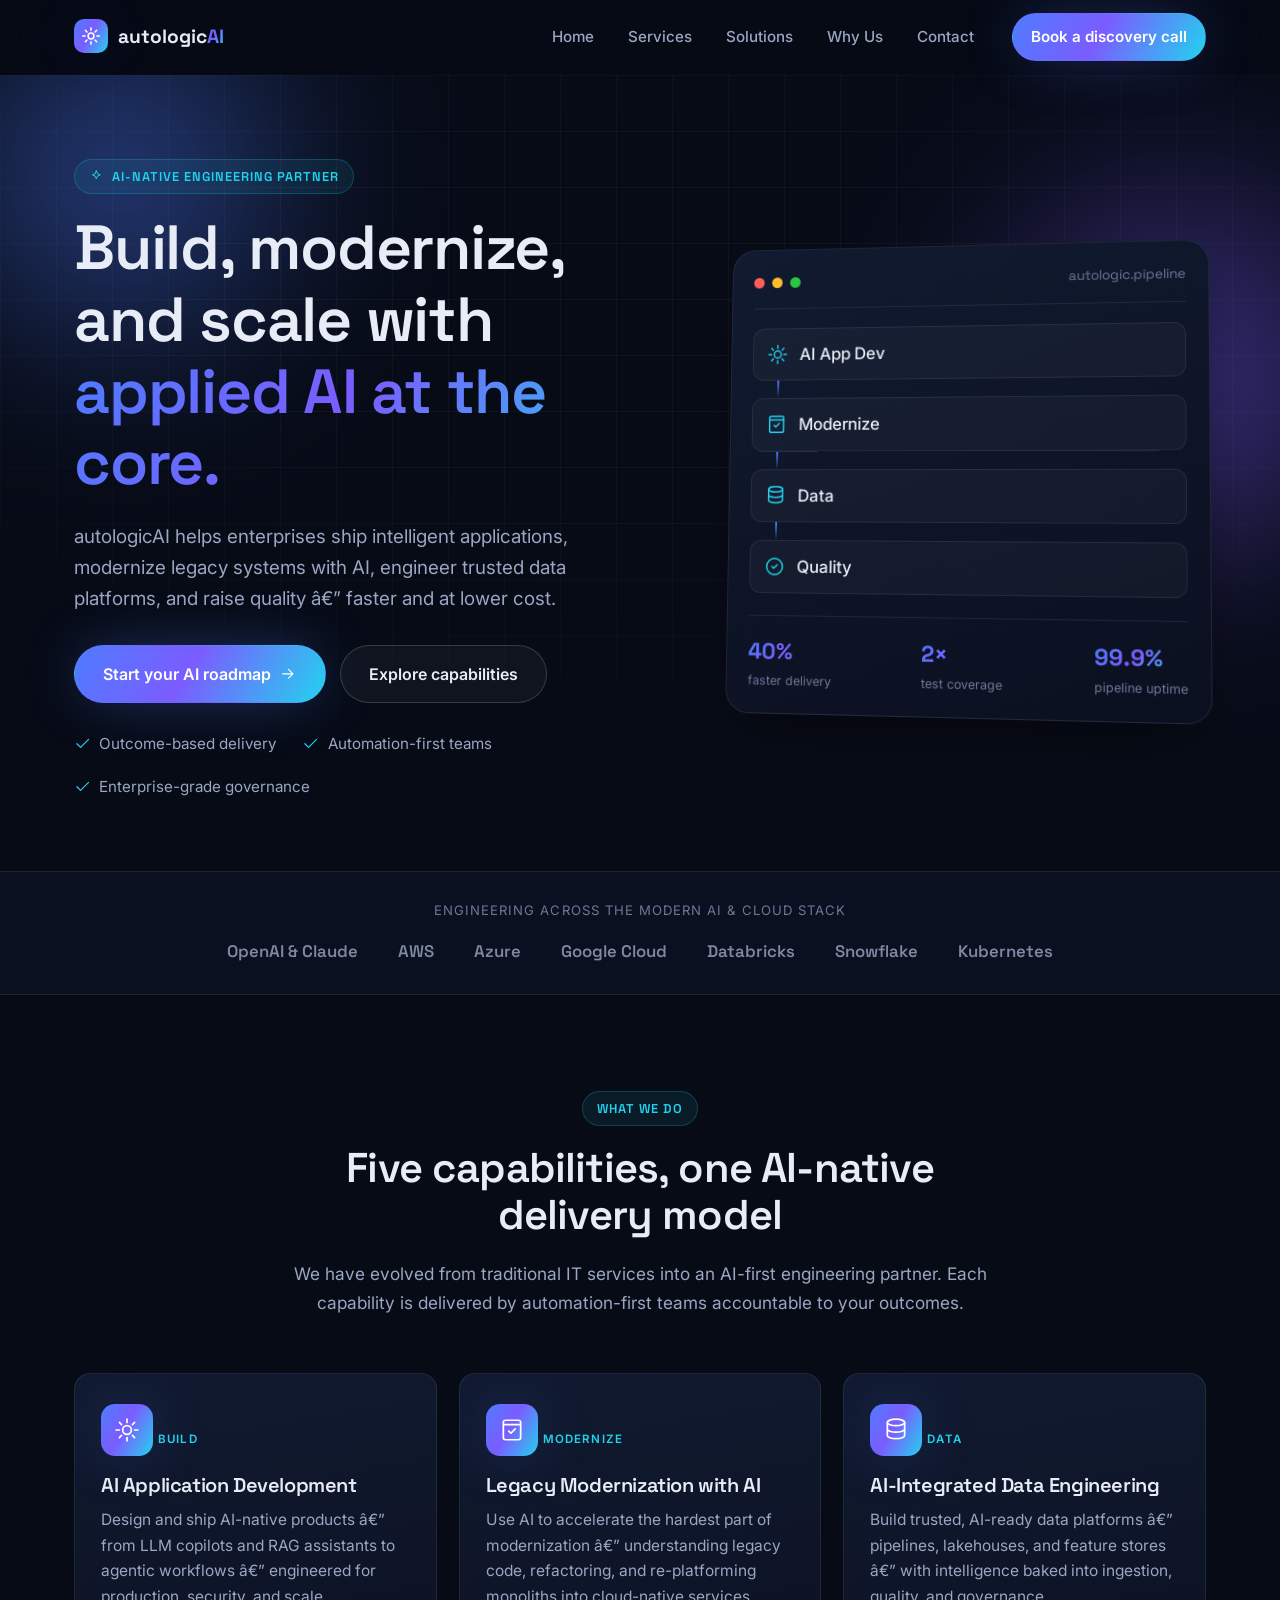
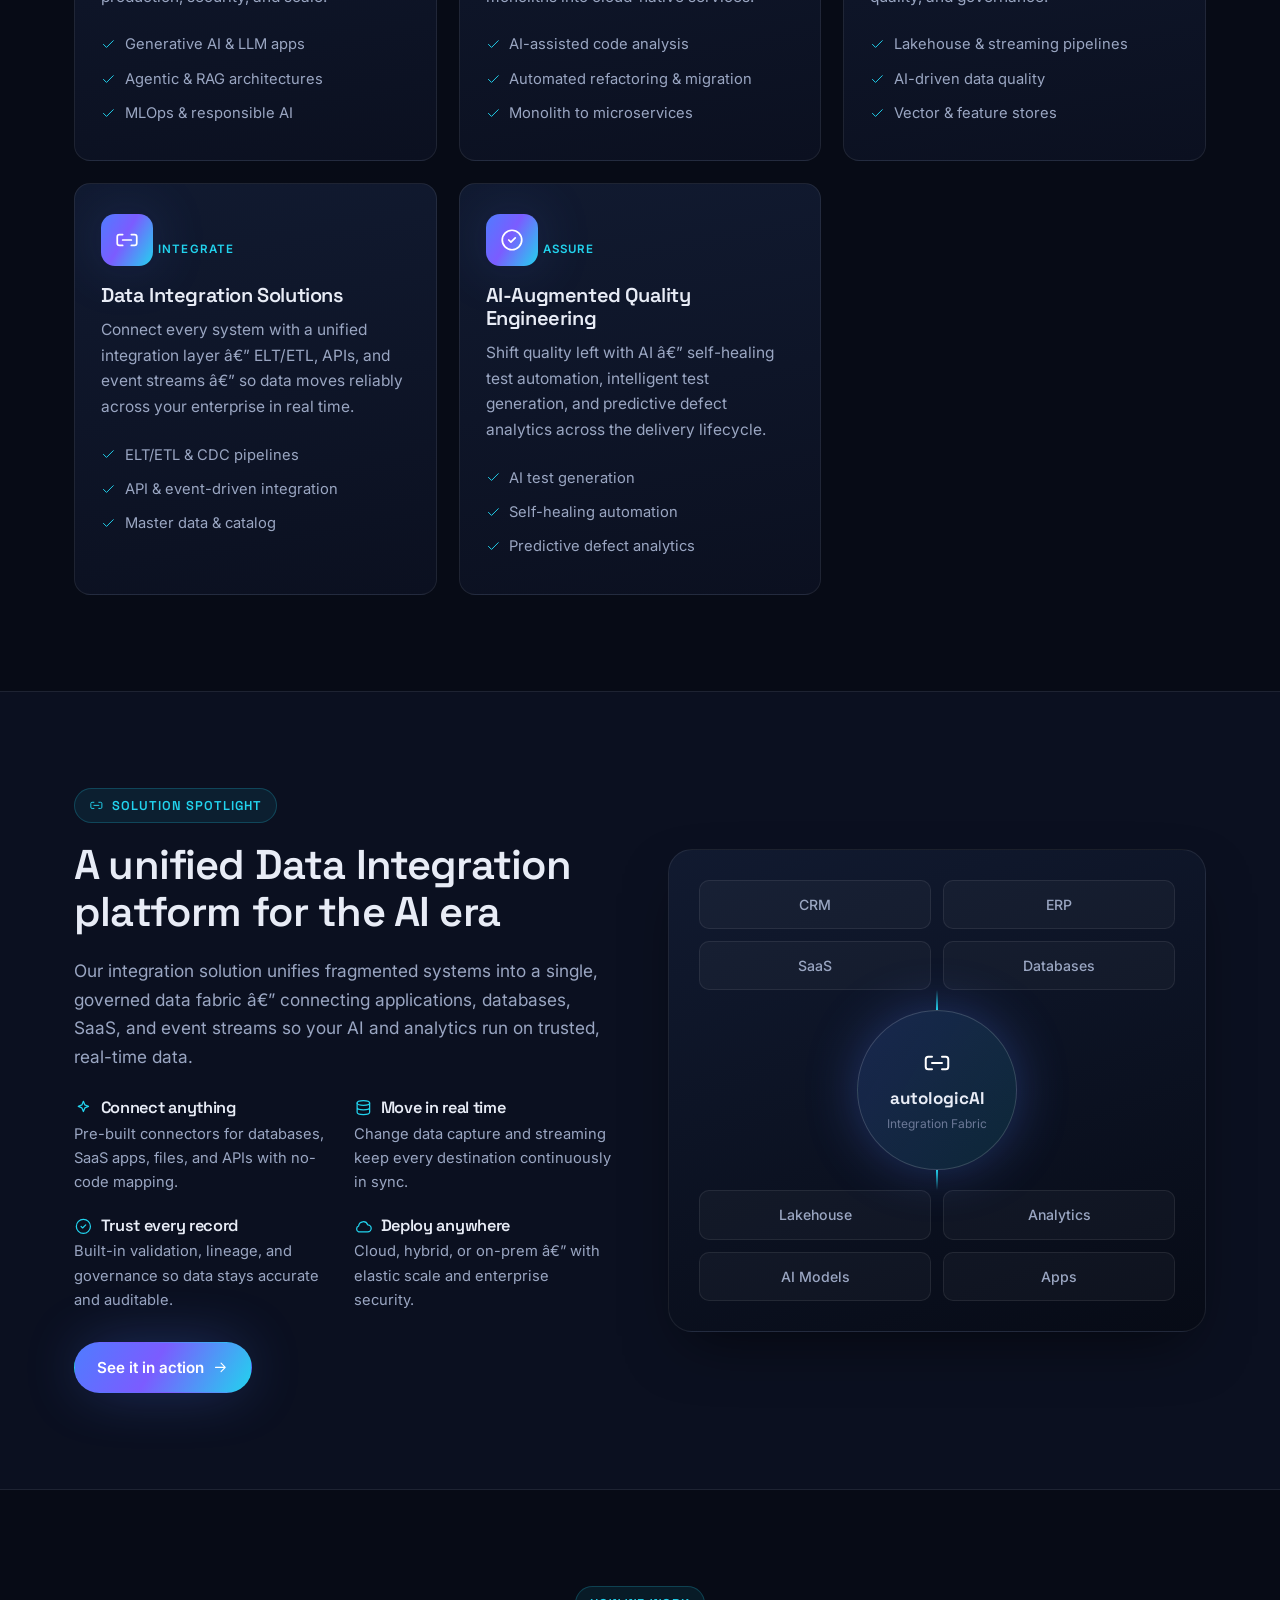
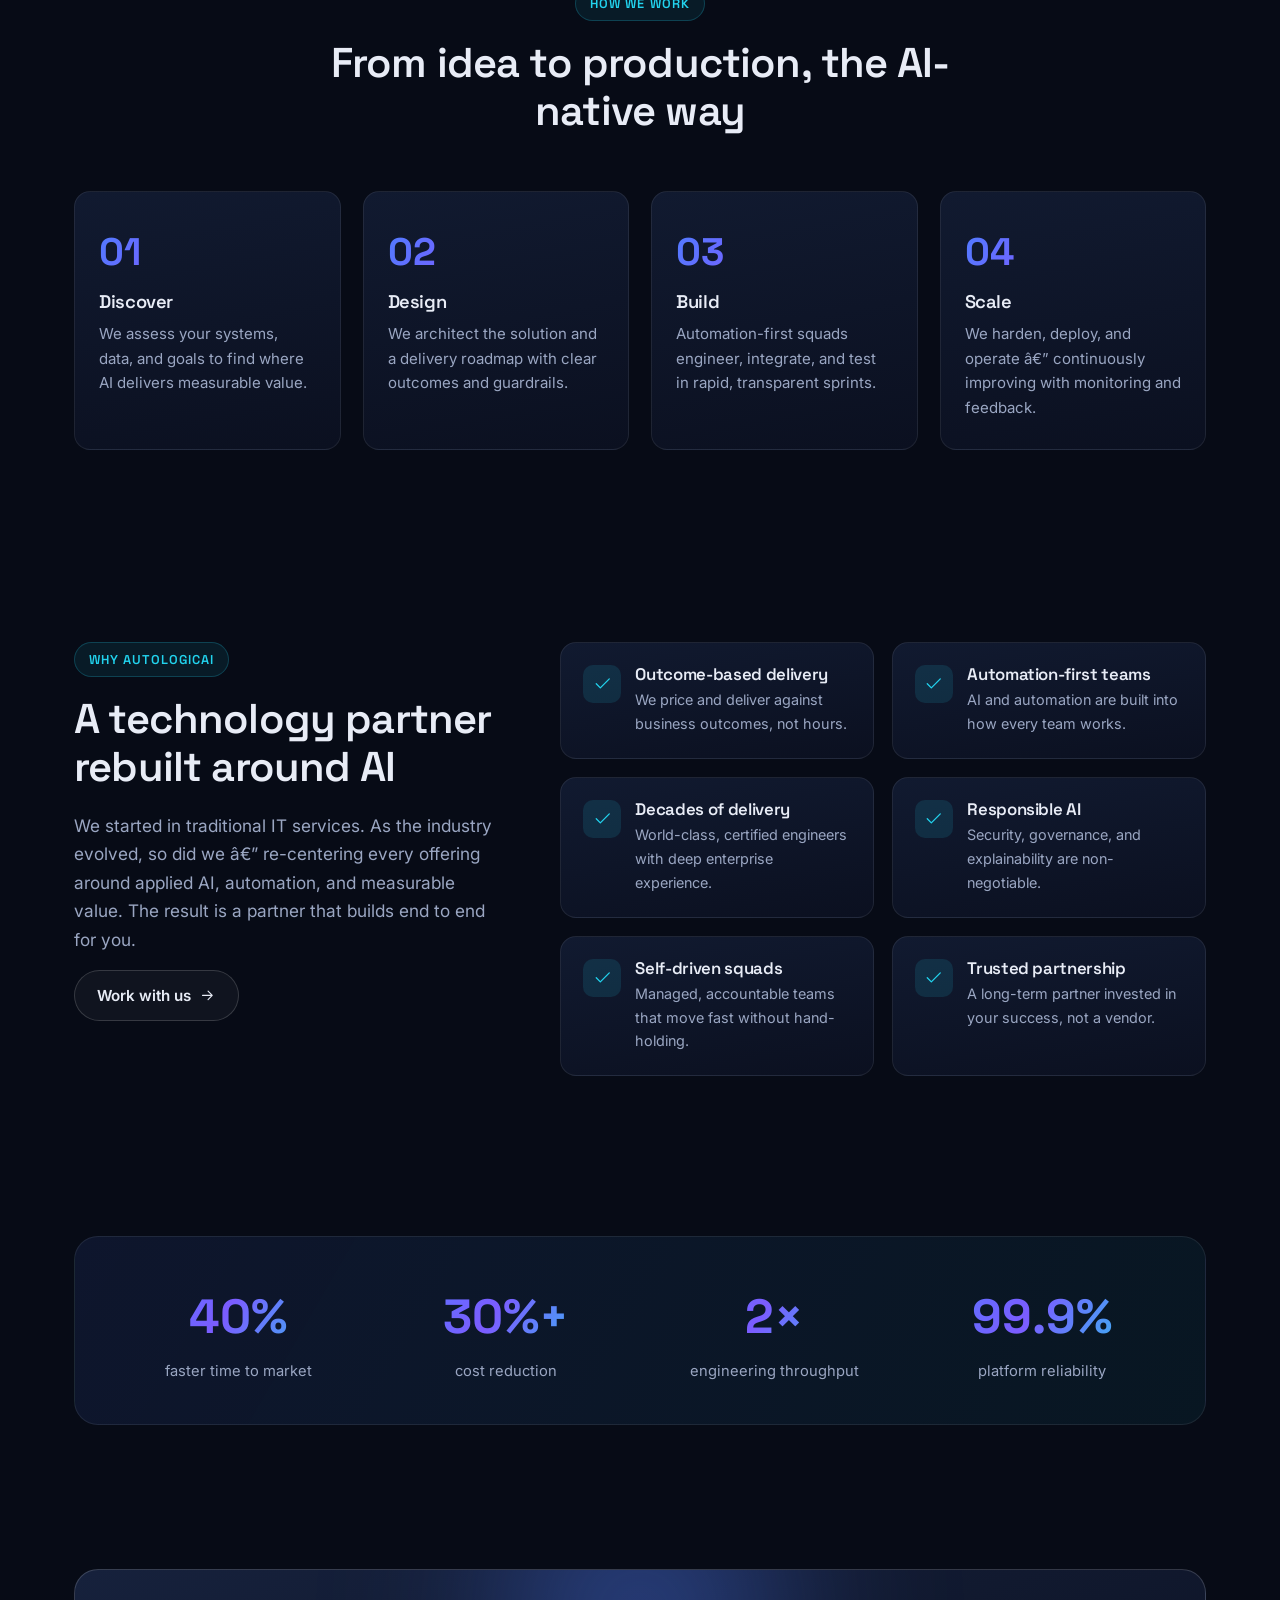
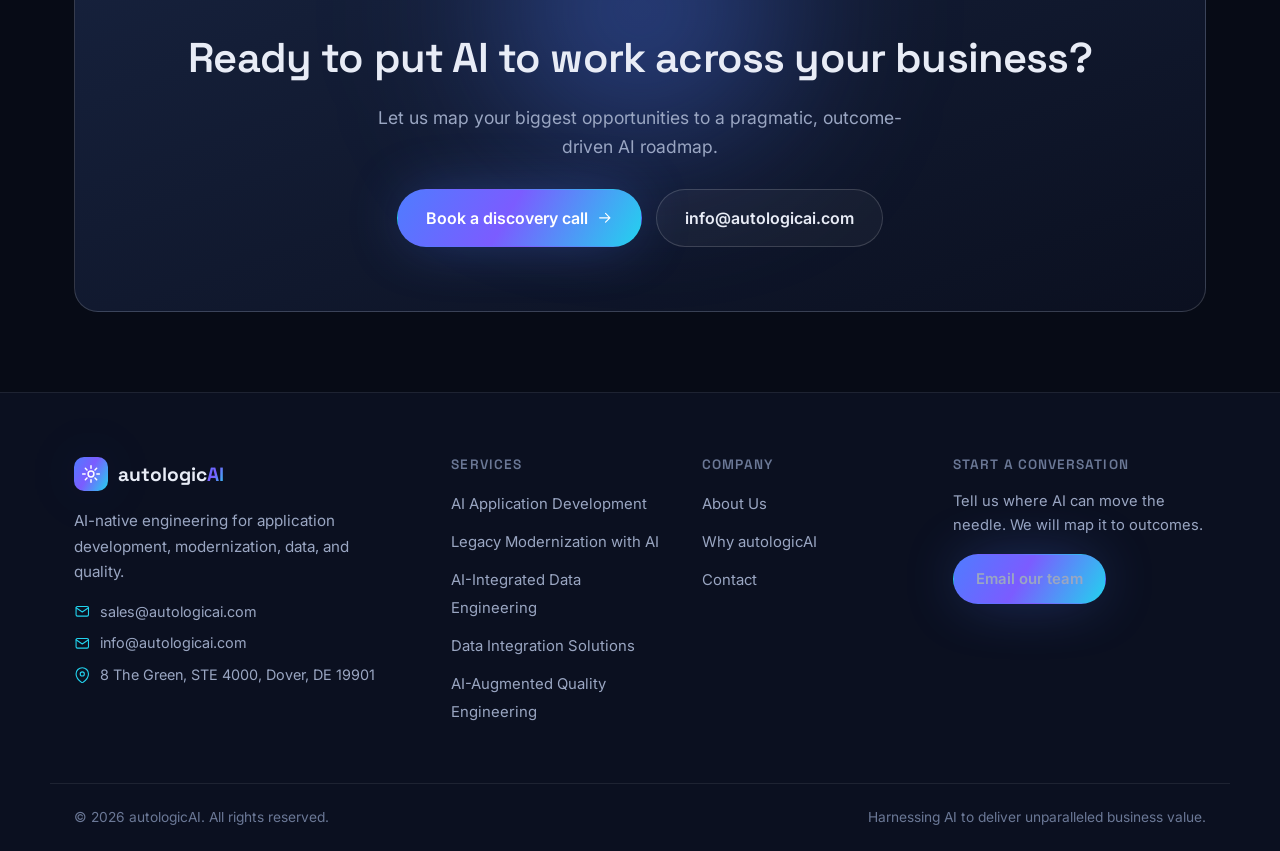
<file: index.html>
﻿<!doctype html>
<html lang="en">
<head>
	<meta charset="utf-8">
	<meta name="viewport" content="width=device-width, initial-scale=1">
	<title>autologicAI â€” AI-Native Engineering Partner </title>
	<meta name="description" content="autologicAI builds AI-native applications, modernizes legacy systems with AI, engineers trusted data platforms, and raises quality with AI augmentation.">
	<link rel="preconnect" href="https://fonts.googleapis.com">
	<link rel="preconnect" href="https://fonts.gstatic.com" crossorigin>
	<link href="https://fonts.googleapis.com/css2?family=Inter:wght@400;500;600;700&family=Space+Grotesk:wght@500;600;700&display=swap" rel="stylesheet">
	<link rel="stylesheet" href="assets/css/main.css">
	<style>
		/* SVG icon defs reused across the static preview */
		.icon { width: 1.15em; height: 1.15em; flex: none; }
	</style>
</head>
<body>
<header class="site-header" id="site-header">
	<div class="container header-inner">
		<div class="brand">
			<a class="brand-mark" href="#top" rel="home">
				<span class="brand-logo" aria-hidden="true">
					<svg viewBox="0 0 24 24" fill="none" stroke="currentColor" stroke-width="1.8" stroke-linecap="round" stroke-linejoin="round"><circle cx="12" cy="12" r="3.5"/><path d="M12 2v3M12 19v3M2 12h3M19 12h3M5.2 5.2l2 2M16.8 16.8l2 2M18.8 5.2l-2 2M7.2 16.8l-2 2"/></svg>
				</span>
				<span class="brand-name">autologic<strong>AI</strong></span>
			</a>
		</div>
		<nav class="site-nav" aria-label="Primary navigation">
			<ul id="primary-menu" class="nav-menu">
				<li><a href="#top">Home</a></li>
				<li><a href="#services">Services</a></li>
				<li><a href="#solutions">Solutions</a></li>
				<li><a href="#why">Why Us</a></li>
				<li><a href="#contact">Contact</a></li>
			</ul>
		</nav>
		<div class="header-cta"><a class="btn btn-primary" href="#contact">Book a discovery call</a></div>
		<button class="nav-toggle" aria-controls="primary-menu" aria-expanded="false" aria-label="Toggle menu"><span></span><span></span><span></span></button>
	</div>
</header>

<main id="main">
	<!-- HERO -->
	<section class="hero" id="top">
		<div class="hero-bg" aria-hidden="true"><div class="orb orb-1"></div><div class="orb orb-2"></div><div class="grid-overlay"></div></div>
		<div class="container hero-inner">
			<div class="hero-copy reveal">
				<span class="eyebrow"><svg class="icon" viewBox="0 0 24 24" fill="none" stroke="currentColor" stroke-width="1.6" stroke-linecap="round" stroke-linejoin="round"><path d="M12 3l1.9 4.6L18.5 9.5 13.9 11.4 12 16l-1.9-4.6L5.5 9.5l4.6-1.9z"/></svg> AI-Native Engineering Partner</span>
				<h1 class="hero-title">Build, modernize, and scale with <span class="gradient-text">applied AI at the core.</span></h1>
				<p class="hero-sub">autologicAI helps enterprises ship intelligent applications, modernize legacy systems with AI, engineer trusted data platforms, and raise quality â€” faster and at lower cost.</p>
				<div class="hero-actions">
					<a class="btn btn-primary btn-lg" href="#contact">Start your AI roadmap <svg class="icon" viewBox="0 0 24 24" fill="none" stroke="currentColor" stroke-width="1.6" stroke-linecap="round" stroke-linejoin="round"><path d="M5 12h14M13 6l6 6-6 6"/></svg></a>
					<a class="btn btn-ghost btn-lg" href="#services">Explore capabilities</a>
				</div>
				<ul class="hero-points">
					<li><svg class="icon" viewBox="0 0 24 24" fill="none" stroke="currentColor" stroke-width="1.6" stroke-linecap="round" stroke-linejoin="round"><path d="M20 6L9 17l-5-5"/></svg> Outcome-based delivery</li>
					<li><svg class="icon" viewBox="0 0 24 24" fill="none" stroke="currentColor" stroke-width="1.6" stroke-linecap="round" stroke-linejoin="round"><path d="M20 6L9 17l-5-5"/></svg> Automation-first teams</li>
					<li><svg class="icon" viewBox="0 0 24 24" fill="none" stroke="currentColor" stroke-width="1.6" stroke-linecap="round" stroke-linejoin="round"><path d="M20 6L9 17l-5-5"/></svg> Enterprise-grade governance</li>
				</ul>
			</div>
			<div class="hero-visual reveal">
				<div class="hero-card">
					<div class="hero-card-head"><span class="dot"></span><span class="dot"></span><span class="dot"></span><span class="hero-card-title">autologic.pipeline</span></div>
					<div class="hero-card-body">
						<div class="flow-node"><svg class="icon" viewBox="0 0 24 24" fill="none" stroke="currentColor" stroke-width="1.6" stroke-linecap="round" stroke-linejoin="round"><path d="M12 2v3M12 19v3M2 12h3M19 12h3M5 5l2 2M17 17l2 2M19 5l-2 2M7 17l-2 2"/><circle cx="12" cy="12" r="4"/></svg><span>AI App Dev</span></div>
						<div class="flow-line"></div>
						<div class="flow-node"><svg class="icon" viewBox="0 0 24 24" fill="none" stroke="currentColor" stroke-width="1.6" stroke-linecap="round" stroke-linejoin="round"><path d="M4 7V5a2 2 0 0 1 2-2h12a2 2 0 0 1 2 2v2M4 7h16M4 7v12a2 2 0 0 0 2 2h12a2 2 0 0 0 2-2V7M9 13l2 2 4-4"/></svg><span>Modernize</span></div>
						<div class="flow-line"></div>
						<div class="flow-node"><svg class="icon" viewBox="0 0 24 24" fill="none" stroke="currentColor" stroke-width="1.6" stroke-linecap="round" stroke-linejoin="round"><ellipse cx="12" cy="5" rx="8" ry="3"/><path d="M4 5v6c0 1.66 3.58 3 8 3s8-1.34 8-3V5M4 11v6c0 1.66 3.58 3 8 3s8-1.34 8-3v-6"/></svg><span>Data</span></div>
						<div class="flow-line"></div>
						<div class="flow-node"><svg class="icon" viewBox="0 0 24 24" fill="none" stroke="currentColor" stroke-width="1.6" stroke-linecap="round" stroke-linejoin="round"><path d="M9 12l2 2 4-4M21 12a9 9 0 1 1-18 0 9 9 0 0 1 18 0z"/></svg><span>Quality</span></div>
					</div>
					<div class="hero-card-foot">
						<div class="metric"><strong>40%</strong><span>faster delivery</span></div>
						<div class="metric"><strong>2&times;</strong><span>test coverage</span></div>
						<div class="metric"><strong>99.9%</strong><span>pipeline uptime</span></div>
					</div>
				</div>
			</div>
		</div>
	</section>

	<!-- TRUST -->
	<section class="trust-strip">
		<div class="container">
			<p class="trust-label">Engineering across the modern AI &amp; cloud stack</p>
			<ul class="trust-list"><li>OpenAI &amp; Claude</li><li>AWS</li><li>Azure</li><li>Google Cloud</li><li>Databricks</li><li>Snowflake</li><li>Kubernetes</li></ul>
		</div>
	</section>

	<!-- SERVICES -->
	<section class="section services" id="services">
		<div class="container">
			<div class="section-head reveal">
				<span class="eyebrow">What we do</span>
				<h2 class="section-title">Five capabilities, one AI-native delivery model</h2>
				<p class="section-lead">We have evolved from traditional IT services into an AI-first engineering partner. Each capability is delivered by automation-first teams accountable to your outcomes.</p>
			</div>
			<div class="card-grid">
				<article class="service-card reveal">
					<div class="service-icon"><svg class="icon" viewBox="0 0 24 24" fill="none" stroke="currentColor" stroke-width="1.6" stroke-linecap="round" stroke-linejoin="round"><path d="M12 2v3M12 19v3M2 12h3M19 12h3M5 5l2 2M17 17l2 2M19 5l-2 2M7 17l-2 2"/><circle cx="12" cy="12" r="4"/></svg></div>
					<span class="service-tag">Build</span>
					<h3>AI Application Development</h3>
					<p>Design and ship AI-native products â€” from LLM copilots and RAG assistants to agentic workflows â€” engineered for production, security, and scale.</p>
					<ul class="service-list"><li><svg class="icon" viewBox="0 0 24 24" fill="none" stroke="currentColor" stroke-width="1.6" stroke-linecap="round" stroke-linejoin="round"><path d="M20 6L9 17l-5-5"/></svg> Generative AI &amp; LLM apps</li><li><svg class="icon" viewBox="0 0 24 24" fill="none" stroke="currentColor" stroke-width="1.6" stroke-linecap="round" stroke-linejoin="round"><path d="M20 6L9 17l-5-5"/></svg> Agentic &amp; RAG architectures</li><li><svg class="icon" viewBox="0 0 24 24" fill="none" stroke="currentColor" stroke-width="1.6" stroke-linecap="round" stroke-linejoin="round"><path d="M20 6L9 17l-5-5"/></svg> MLOps &amp; responsible AI</li></ul>
				</article>
				<article class="service-card reveal">
					<div class="service-icon"><svg class="icon" viewBox="0 0 24 24" fill="none" stroke="currentColor" stroke-width="1.6" stroke-linecap="round" stroke-linejoin="round"><path d="M4 7V5a2 2 0 0 1 2-2h12a2 2 0 0 1 2 2v2M4 7h16M4 7v12a2 2 0 0 0 2 2h12a2 2 0 0 0 2-2V7M9 13l2 2 4-4"/></svg></div>
					<span class="service-tag">Modernize</span>
					<h3>Legacy Modernization with AI</h3>
					<p>Use AI to accelerate the hardest part of modernization â€” understanding legacy code, refactoring, and re-platforming monoliths into cloud-native services.</p>
					<ul class="service-list"><li><svg class="icon" viewBox="0 0 24 24" fill="none" stroke="currentColor" stroke-width="1.6" stroke-linecap="round" stroke-linejoin="round"><path d="M20 6L9 17l-5-5"/></svg> AI-assisted code analysis</li><li><svg class="icon" viewBox="0 0 24 24" fill="none" stroke="currentColor" stroke-width="1.6" stroke-linecap="round" stroke-linejoin="round"><path d="M20 6L9 17l-5-5"/></svg> Automated refactoring &amp; migration</li><li><svg class="icon" viewBox="0 0 24 24" fill="none" stroke="currentColor" stroke-width="1.6" stroke-linecap="round" stroke-linejoin="round"><path d="M20 6L9 17l-5-5"/></svg> Monolith to microservices</li></ul>
				</article>
				<article class="service-card reveal">
					<div class="service-icon"><svg class="icon" viewBox="0 0 24 24" fill="none" stroke="currentColor" stroke-width="1.6" stroke-linecap="round" stroke-linejoin="round"><ellipse cx="12" cy="5" rx="8" ry="3"/><path d="M4 5v6c0 1.66 3.58 3 8 3s8-1.34 8-3V5M4 11v6c0 1.66 3.58 3 8 3s8-1.34 8-3v-6"/></svg></div>
					<span class="service-tag">Data</span>
					<h3>AI-Integrated Data Engineering</h3>
					<p>Build trusted, AI-ready data platforms â€” pipelines, lakehouses, and feature stores â€” with intelligence baked into ingestion, quality, and governance.</p>
					<ul class="service-list"><li><svg class="icon" viewBox="0 0 24 24" fill="none" stroke="currentColor" stroke-width="1.6" stroke-linecap="round" stroke-linejoin="round"><path d="M20 6L9 17l-5-5"/></svg> Lakehouse &amp; streaming pipelines</li><li><svg class="icon" viewBox="0 0 24 24" fill="none" stroke="currentColor" stroke-width="1.6" stroke-linecap="round" stroke-linejoin="round"><path d="M20 6L9 17l-5-5"/></svg> AI-driven data quality</li><li><svg class="icon" viewBox="0 0 24 24" fill="none" stroke="currentColor" stroke-width="1.6" stroke-linecap="round" stroke-linejoin="round"><path d="M20 6L9 17l-5-5"/></svg> Vector &amp; feature stores</li></ul>
				</article>
				<article class="service-card reveal">
					<div class="service-icon"><svg class="icon" viewBox="0 0 24 24" fill="none" stroke="currentColor" stroke-width="1.6" stroke-linecap="round" stroke-linejoin="round"><path d="M8 7H5a2 2 0 0 0-2 2v6a2 2 0 0 0 2 2h3M16 7h3a2 2 0 0 1 2 2v6a2 2 0 0 1-2 2h-3M8 12h8"/></svg></div>
					<span class="service-tag">Integrate</span>
					<h3>Data Integration Solutions</h3>
					<p>Connect every system with a unified integration layer â€” ELT/ETL, APIs, and event streams â€” so data moves reliably across your enterprise in real time.</p>
					<ul class="service-list"><li><svg class="icon" viewBox="0 0 24 24" fill="none" stroke="currentColor" stroke-width="1.6" stroke-linecap="round" stroke-linejoin="round"><path d="M20 6L9 17l-5-5"/></svg> ELT/ETL &amp; CDC pipelines</li><li><svg class="icon" viewBox="0 0 24 24" fill="none" stroke="currentColor" stroke-width="1.6" stroke-linecap="round" stroke-linejoin="round"><path d="M20 6L9 17l-5-5"/></svg> API &amp; event-driven integration</li><li><svg class="icon" viewBox="0 0 24 24" fill="none" stroke="currentColor" stroke-width="1.6" stroke-linecap="round" stroke-linejoin="round"><path d="M20 6L9 17l-5-5"/></svg> Master data &amp; catalog</li></ul>
				</article>
				<article class="service-card reveal">
					<div class="service-icon"><svg class="icon" viewBox="0 0 24 24" fill="none" stroke="currentColor" stroke-width="1.6" stroke-linecap="round" stroke-linejoin="round"><path d="M9 12l2 2 4-4M21 12a9 9 0 1 1-18 0 9 9 0 0 1 18 0z"/></svg></div>
					<span class="service-tag">Assure</span>
					<h3>AI-Augmented Quality Engineering</h3>
					<p>Shift quality left with AI â€” self-healing test automation, intelligent test generation, and predictive defect analytics across the delivery lifecycle.</p>
					<ul class="service-list"><li><svg class="icon" viewBox="0 0 24 24" fill="none" stroke="currentColor" stroke-width="1.6" stroke-linecap="round" stroke-linejoin="round"><path d="M20 6L9 17l-5-5"/></svg> AI test generation</li><li><svg class="icon" viewBox="0 0 24 24" fill="none" stroke="currentColor" stroke-width="1.6" stroke-linecap="round" stroke-linejoin="round"><path d="M20 6L9 17l-5-5"/></svg> Self-healing automation</li><li><svg class="icon" viewBox="0 0 24 24" fill="none" stroke="currentColor" stroke-width="1.6" stroke-linecap="round" stroke-linejoin="round"><path d="M20 6L9 17l-5-5"/></svg> Predictive defect analytics</li></ul>
				</article>
			</div>
		</div>
	</section>

	<!-- SOLUTIONS -->
	<section class="section solutions" id="solutions">
		<div class="container solutions-inner">
			<div class="solutions-copy reveal">
				<span class="eyebrow"><svg class="icon" viewBox="0 0 24 24" fill="none" stroke="currentColor" stroke-width="1.6" stroke-linecap="round" stroke-linejoin="round"><path d="M8 7H5a2 2 0 0 0-2 2v6a2 2 0 0 0 2 2h3M16 7h3a2 2 0 0 1 2 2v6a2 2 0 0 1-2 2h-3M8 12h8"/></svg> Solution Spotlight</span>
				<h2 class="section-title">A unified Data Integration platform for the AI era</h2>
				<p class="section-lead">Our integration solution unifies fragmented systems into a single, governed data fabric â€” connecting applications, databases, SaaS, and event streams so your AI and analytics run on trusted, real-time data.</p>
				<div class="solutions-features">
					<div class="solutions-feature"><h4><svg class="icon" viewBox="0 0 24 24" fill="none" stroke="currentColor" stroke-width="1.6" stroke-linecap="round" stroke-linejoin="round"><path d="M12 3l1.9 4.6L18.5 9.5 13.9 11.4 12 16l-1.9-4.6L5.5 9.5l4.6-1.9z"/></svg> Connect anything</h4><p>Pre-built connectors for databases, SaaS apps, files, and APIs with no-code mapping.</p></div>
					<div class="solutions-feature"><h4><svg class="icon" viewBox="0 0 24 24" fill="none" stroke="currentColor" stroke-width="1.6" stroke-linecap="round" stroke-linejoin="round"><ellipse cx="12" cy="5" rx="8" ry="3"/><path d="M4 5v6c0 1.66 3.58 3 8 3s8-1.34 8-3V5M4 11v6c0 1.66 3.58 3 8 3s8-1.34 8-3v-6"/></svg> Move in real time</h4><p>Change data capture and streaming keep every destination continuously in sync.</p></div>
					<div class="solutions-feature"><h4><svg class="icon" viewBox="0 0 24 24" fill="none" stroke="currentColor" stroke-width="1.6" stroke-linecap="round" stroke-linejoin="round"><path d="M9 12l2 2 4-4M21 12a9 9 0 1 1-18 0 9 9 0 0 1 18 0z"/></svg> Trust every record</h4><p>Built-in validation, lineage, and governance so data stays accurate and auditable.</p></div>
					<div class="solutions-feature"><h4><svg class="icon" viewBox="0 0 24 24" fill="none" stroke="currentColor" stroke-width="1.6" stroke-linecap="round" stroke-linejoin="round"><path d="M17.5 19a4.5 4.5 0 0 0 0-9 6 6 0 0 0-11.6 1.5A4 4 0 0 0 6 19h11.5z"/></svg> Deploy anywhere</h4><p>Cloud, hybrid, or on-prem â€” with elastic scale and enterprise security.</p></div>
				</div>
				<a class="btn btn-primary" href="#contact">See it in action <svg class="icon" viewBox="0 0 24 24" fill="none" stroke="currentColor" stroke-width="1.6" stroke-linecap="round" stroke-linejoin="round"><path d="M5 12h14M13 6l6 6-6 6"/></svg></a>
			</div>
			<div class="solutions-visual reveal">
				<div class="integration-diagram">
					<div class="int-sources"><span>CRM</span><span>ERP</span><span>SaaS</span><span>Databases</span></div>
					<div class="int-core"><div class="int-core-ring"><svg class="icon" viewBox="0 0 24 24" fill="none" stroke="currentColor" stroke-width="1.6" stroke-linecap="round" stroke-linejoin="round"><path d="M8 7H5a2 2 0 0 0-2 2v6a2 2 0 0 0 2 2h3M16 7h3a2 2 0 0 1 2 2v6a2 2 0 0 1-2 2h-3M8 12h8"/></svg><strong>autologicAI</strong><span>Integration Fabric</span></div></div>
					<div class="int-targets"><span>Lakehouse</span><span>Analytics</span><span>AI Models</span><span>Apps</span></div>
				</div>
			</div>
		</div>
	</section>

	<!-- PROCESS -->
	<section class="section process" id="process">
		<div class="container">
			<div class="section-head reveal"><span class="eyebrow">How we work</span><h2 class="section-title">From idea to production, the AI-native way</h2></div>
			<div class="process-grid">
				<div class="process-step reveal"><span class="process-num">01</span><h3>Discover</h3><p>We assess your systems, data, and goals to find where AI delivers measurable value.</p></div>
				<div class="process-step reveal"><span class="process-num">02</span><h3>Design</h3><p>We architect the solution and a delivery roadmap with clear outcomes and guardrails.</p></div>
				<div class="process-step reveal"><span class="process-num">03</span><h3>Build</h3><p>Automation-first squads engineer, integrate, and test in rapid, transparent sprints.</p></div>
				<div class="process-step reveal"><span class="process-num">04</span><h3>Scale</h3><p>We harden, deploy, and operate â€” continuously improving with monitoring and feedback.</p></div>
			</div>
		</div>
	</section>

	<!-- WHY -->
	<section class="section why" id="why">
		<div class="container">
			<div class="why-layout">
				<div class="why-intro reveal" id="about">
					<span class="eyebrow">Why autologicAI</span>
					<h2 class="section-title">A technology partner rebuilt around AI</h2>
					<p class="section-lead">We started in traditional IT services. As the industry evolved, so did we â€” re-centering every offering around applied AI, automation, and measurable value. The result is a partner that builds end to end for you.</p>
					<a class="btn btn-ghost" href="#contact">Work with us <svg class="icon" viewBox="0 0 24 24" fill="none" stroke="currentColor" stroke-width="1.6" stroke-linecap="round" stroke-linejoin="round"><path d="M5 12h14M13 6l6 6-6 6"/></svg></a>
				</div>
				<div class="why-grid">
					<div class="why-card reveal"><span class="why-check"><svg class="icon" viewBox="0 0 24 24" fill="none" stroke="currentColor" stroke-width="1.6" stroke-linecap="round" stroke-linejoin="round"><path d="M20 6L9 17l-5-5"/></svg></span><div><h3>Outcome-based delivery</h3><p>We price and deliver against business outcomes, not hours.</p></div></div>
					<div class="why-card reveal"><span class="why-check"><svg class="icon" viewBox="0 0 24 24" fill="none" stroke="currentColor" stroke-width="1.6" stroke-linecap="round" stroke-linejoin="round"><path d="M20 6L9 17l-5-5"/></svg></span><div><h3>Automation-first teams</h3><p>AI and automation are built into how every team works.</p></div></div>
					<div class="why-card reveal"><span class="why-check"><svg class="icon" viewBox="0 0 24 24" fill="none" stroke="currentColor" stroke-width="1.6" stroke-linecap="round" stroke-linejoin="round"><path d="M20 6L9 17l-5-5"/></svg></span><div><h3>Decades of delivery</h3><p>World-class, certified engineers with deep enterprise experience.</p></div></div>
					<div class="why-card reveal"><span class="why-check"><svg class="icon" viewBox="0 0 24 24" fill="none" stroke="currentColor" stroke-width="1.6" stroke-linecap="round" stroke-linejoin="round"><path d="M20 6L9 17l-5-5"/></svg></span><div><h3>Responsible AI</h3><p>Security, governance, and explainability are non-negotiable.</p></div></div>
					<div class="why-card reveal"><span class="why-check"><svg class="icon" viewBox="0 0 24 24" fill="none" stroke="currentColor" stroke-width="1.6" stroke-linecap="round" stroke-linejoin="round"><path d="M20 6L9 17l-5-5"/></svg></span><div><h3>Self-driven squads</h3><p>Managed, accountable teams that move fast without hand-holding.</p></div></div>
					<div class="why-card reveal"><span class="why-check"><svg class="icon" viewBox="0 0 24 24" fill="none" stroke="currentColor" stroke-width="1.6" stroke-linecap="round" stroke-linejoin="round"><path d="M20 6L9 17l-5-5"/></svg></span><div><h3>Trusted partnership</h3><p>A long-term partner invested in your success, not a vendor.</p></div></div>
				</div>
			</div>
		</div>
	</section>

	<!-- STATS -->
	<section class="section stats">
		<div class="container">
			<div class="stats-grid reveal">
				<div class="stat"><strong class="stat-num">40%</strong><span class="stat-label">faster time to market</span></div>
				<div class="stat"><strong class="stat-num">30%+</strong><span class="stat-label">cost reduction</span></div>
				<div class="stat"><strong class="stat-num">2&times;</strong><span class="stat-label">engineering throughput</span></div>
				<div class="stat"><strong class="stat-num">99.9%</strong><span class="stat-label">platform reliability</span></div>
			</div>
		</div>
	</section>

	<!-- CTA -->
	<section class="section cta-band">
		<div class="container">
			<div class="cta-inner reveal">
				<div class="cta-glow" aria-hidden="true"></div>
				<h2>Ready to put AI to work across your business?</h2>
				<p>Let us map your biggest opportunities to a pragmatic, outcome-driven AI roadmap.</p>
				<div class="cta-actions">
					<a class="btn btn-primary btn-lg" href="mailto:sales@autologicai.com">Book a discovery call <svg class="icon" viewBox="0 0 24 24" fill="none" stroke="currentColor" stroke-width="1.6" stroke-linecap="round" stroke-linejoin="round"><path d="M5 12h14M13 6l6 6-6 6"/></svg></a>
					<a class="btn btn-ghost btn-lg" href="mailto:info@autologicai.com">info@autologicai.com</a>
				</div>
			</div>
		</div>
	</section>
</main>

<footer class="site-footer" id="contact">
	<div class="container footer-grid">
		<div class="footer-brand">
			<a class="brand-mark" href="#top" rel="home"><span class="brand-logo" aria-hidden="true"><svg viewBox="0 0 24 24" fill="none" stroke="currentColor" stroke-width="1.8" stroke-linecap="round" stroke-linejoin="round"><circle cx="12" cy="12" r="3.5"/><path d="M12 2v3M12 19v3M2 12h3M19 12h3M5.2 5.2l2 2M16.8 16.8l2 2M18.8 5.2l-2 2M7.2 16.8l-2 2"/></svg></span><span class="brand-name">autologic<strong>AI</strong></span></a>
			<p class="footer-tagline">AI-native engineering for application development, modernization, data, and quality.</p>
			<div class="footer-contact">
				<a href="mailto:sales@autologicai.com"><svg class="icon" viewBox="0 0 24 24" fill="none" stroke="currentColor" stroke-width="1.6" stroke-linecap="round" stroke-linejoin="round"><rect x="3" y="5" width="18" height="14" rx="2"/><path d="m3 7 9 6 9-6"/></svg> sales@autologicai.com</a>
				<a href="mailto:info@autologicai.com"><svg class="icon" viewBox="0 0 24 24" fill="none" stroke="currentColor" stroke-width="1.6" stroke-linecap="round" stroke-linejoin="round"><rect x="3" y="5" width="18" height="14" rx="2"/><path d="m3 7 9 6 9-6"/></svg> info@autologicai.com</a>
				<span><svg class="icon" viewBox="0 0 24 24" fill="none" stroke="currentColor" stroke-width="1.6" stroke-linecap="round" stroke-linejoin="round"><path d="M21 10c0 7-9 13-9 13s-9-6-9-13a9 9 0 0 1 18 0z"/><circle cx="12" cy="10" r="3"/></svg> 8 The Green, STE 4000, Dover, DE 19901</span>
			</div>
		</div>
		<div class="footer-col"><h3>Services</h3><ul><li><a href="#services">AI Application Development</a></li><li><a href="#services">Legacy Modernization with AI</a></li><li><a href="#services">AI-Integrated Data Engineering</a></li><li><a href="#solutions">Data Integration Solutions</a></li><li><a href="#services">AI-Augmented Quality Engineering</a></li></ul></div>
		<div class="footer-col"><h3>Company</h3><ul class="footer-menu"><li><a href="#about">About Us</a></li><li><a href="#why">Why autologicAI</a></li><li><a href="#contact">Contact</a></li></ul></div>
		<div class="footer-col footer-cta"><h3>Start a conversation</h3><p>Tell us where AI can move the needle. We will map it to outcomes.</p><a class="btn btn-primary" href="mailto:sales@autologicai.com">Email our team</a></div>
	</div>
	<div class="container footer-bottom"><p>&copy; 2026 autologicAI. All rights reserved.</p><p>Harnessing AI to deliver unparalleled business value.</p></div>
</footer>

<script src="assets/js/main.js"></script>
</body>
</html>
</file>
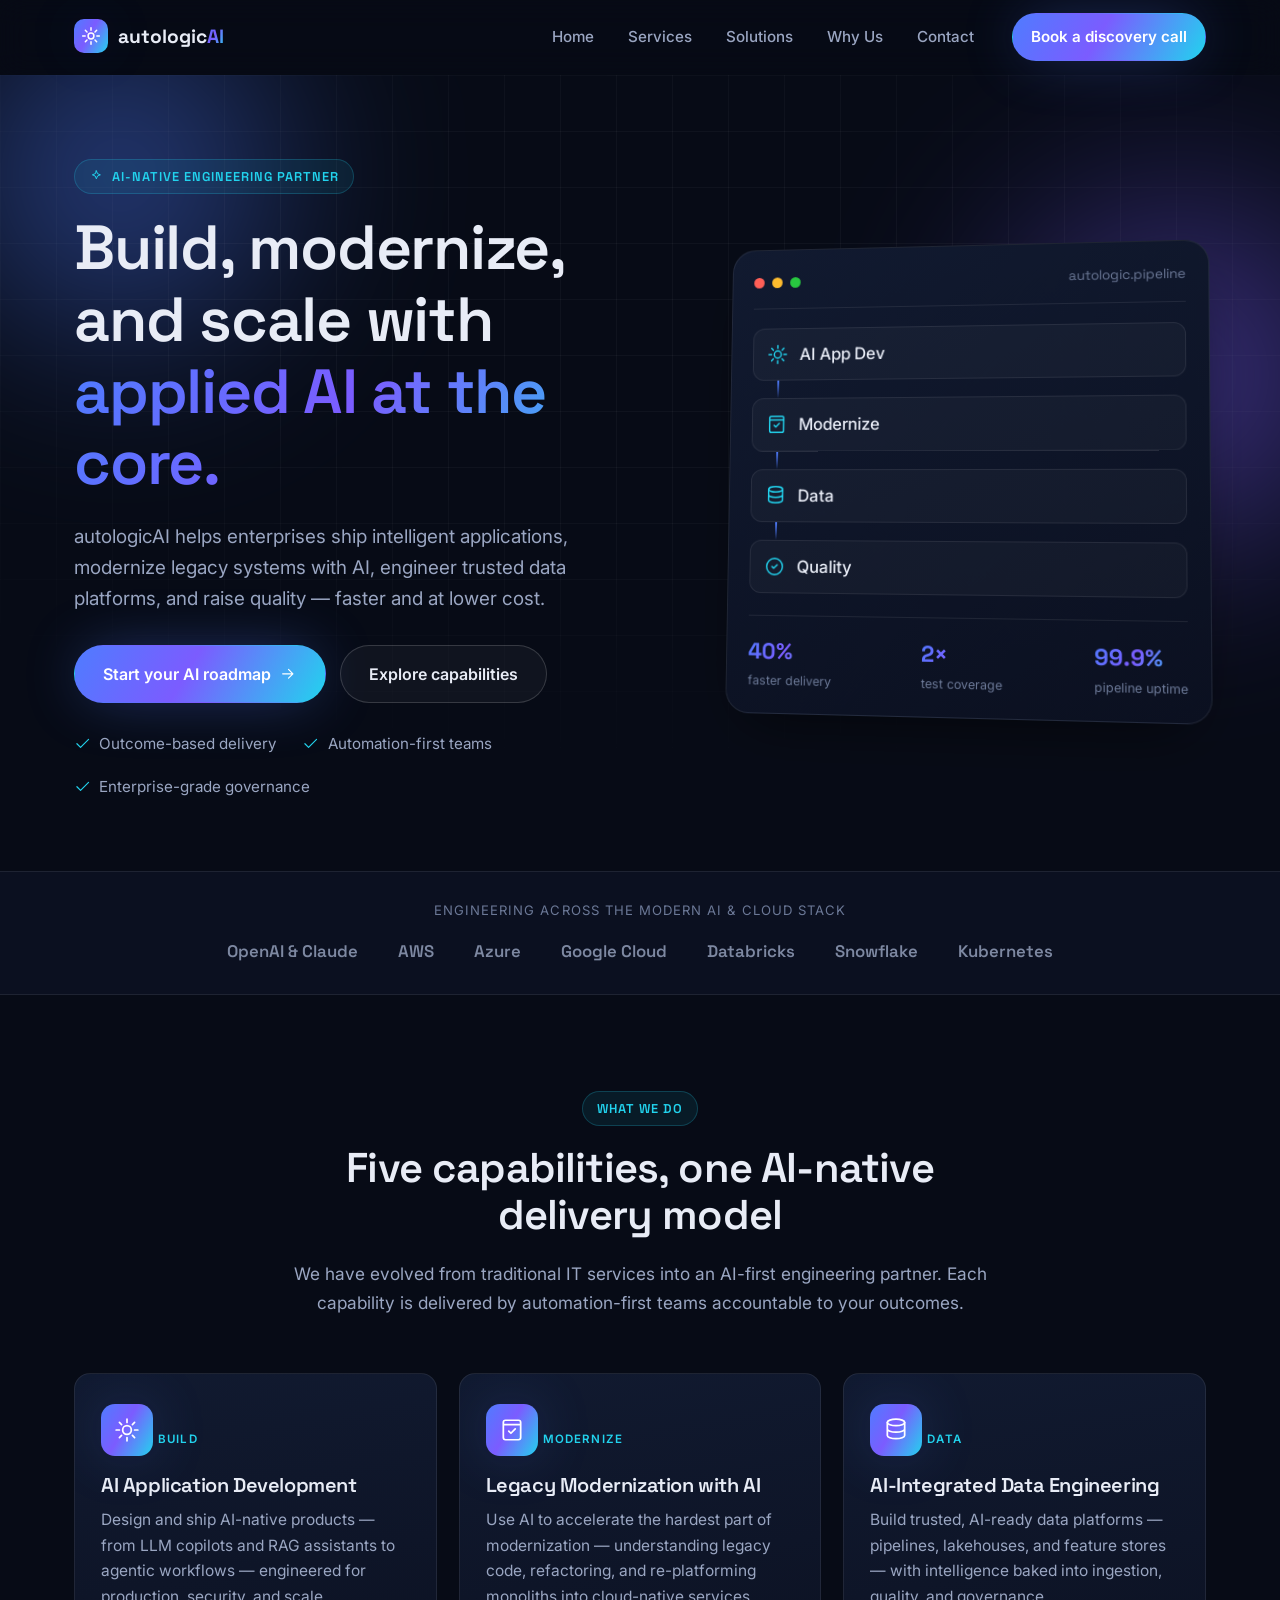
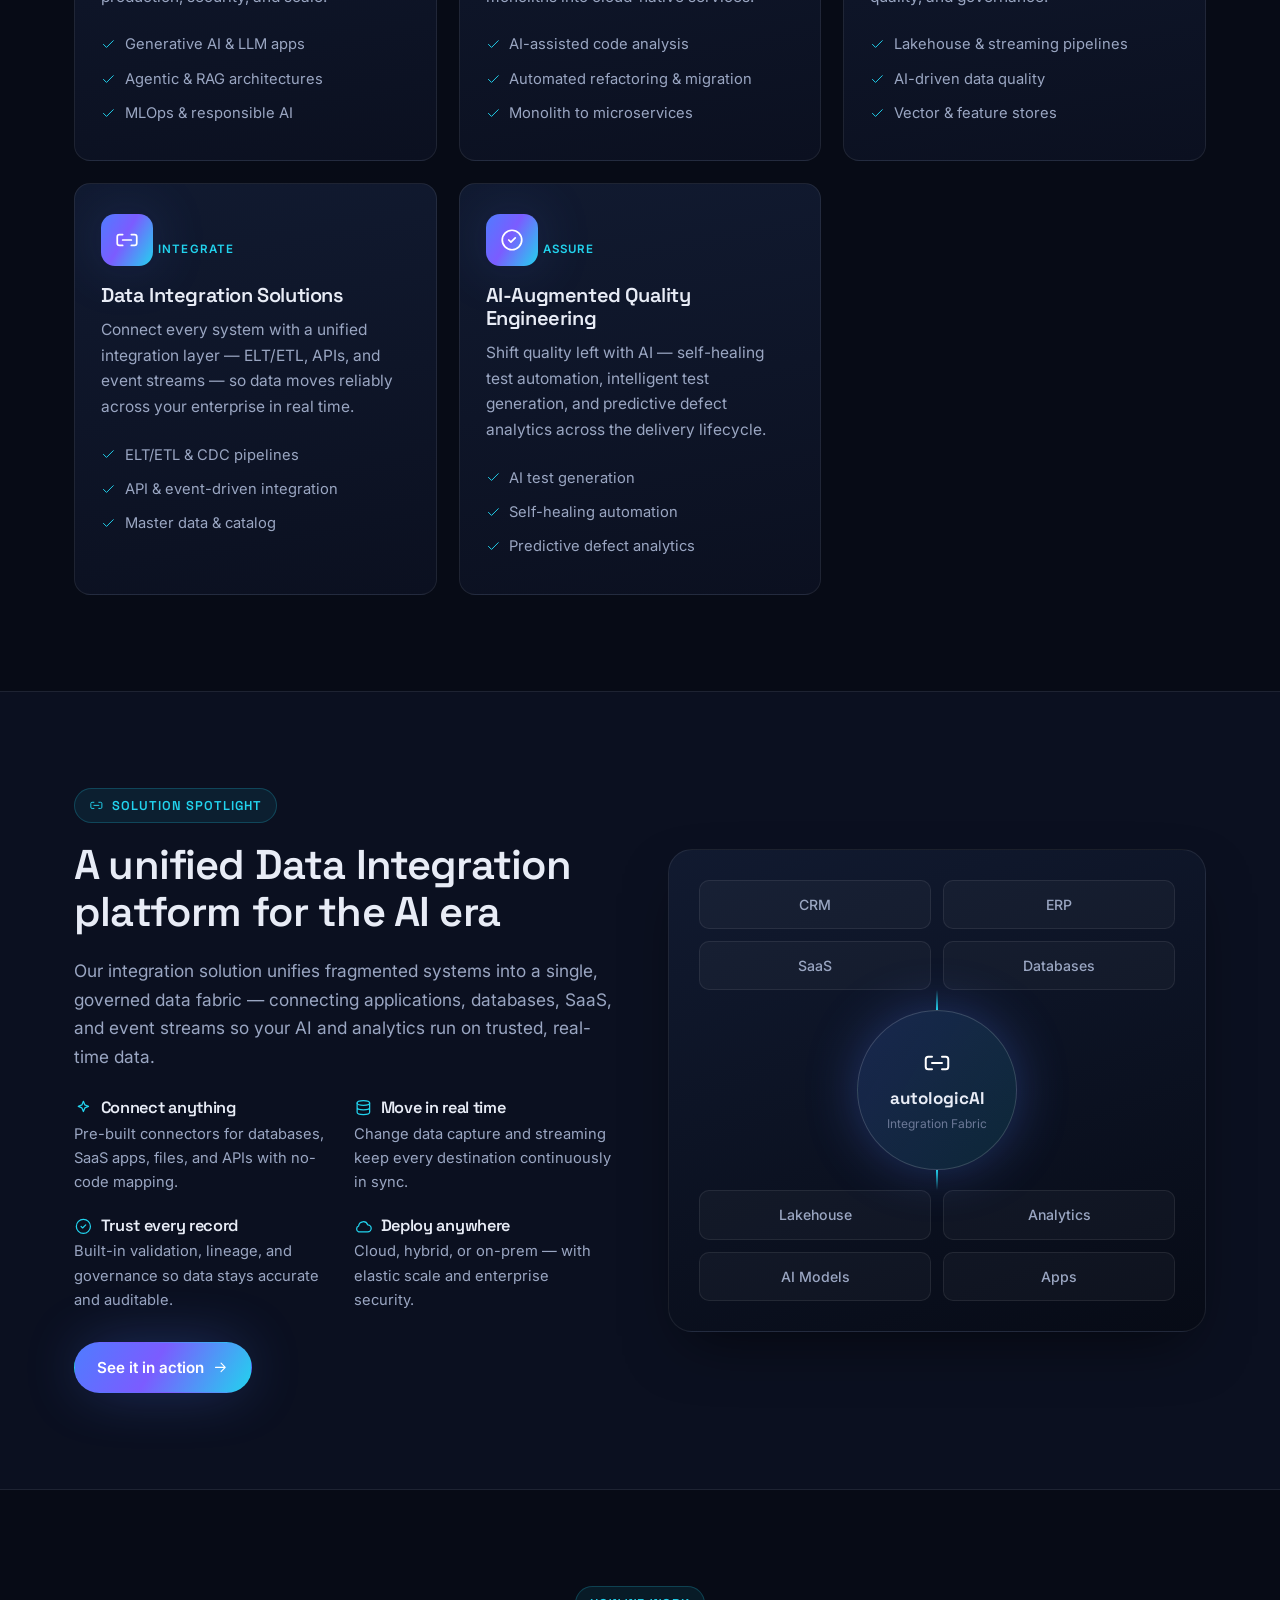
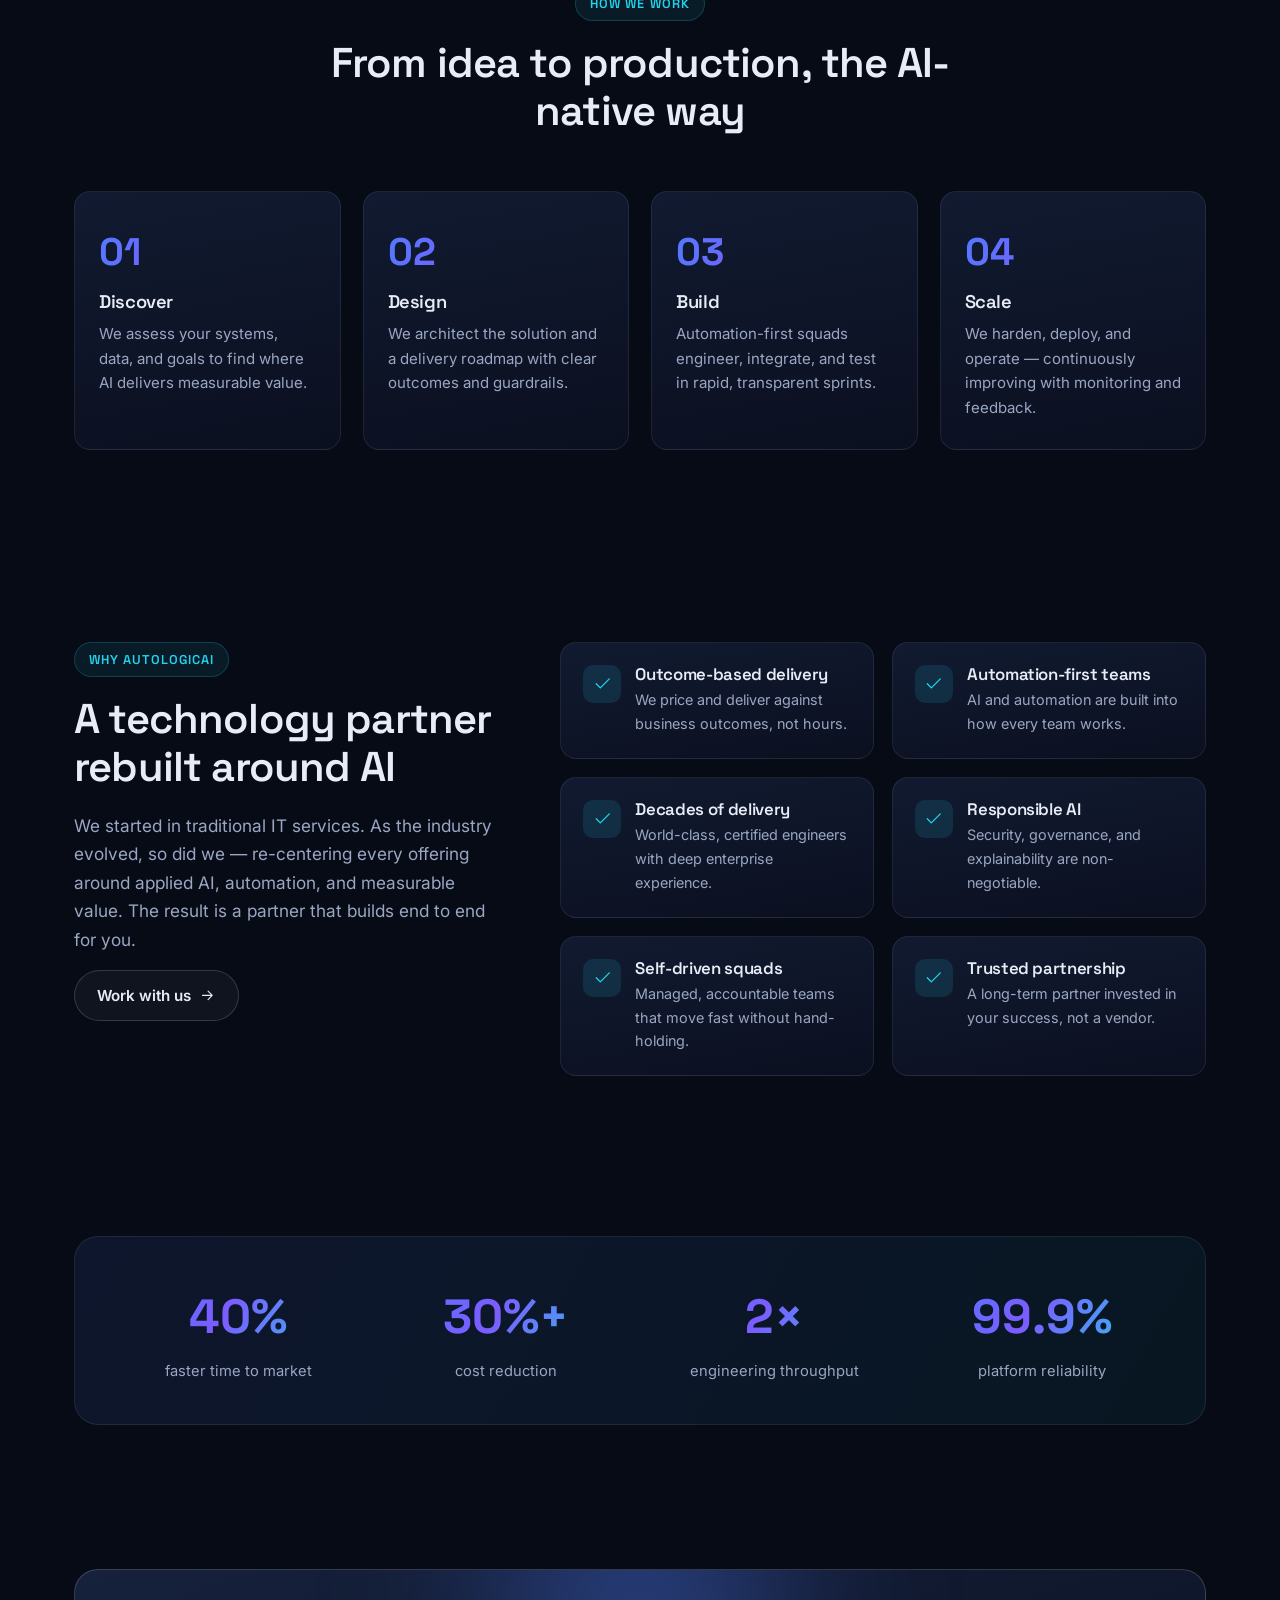
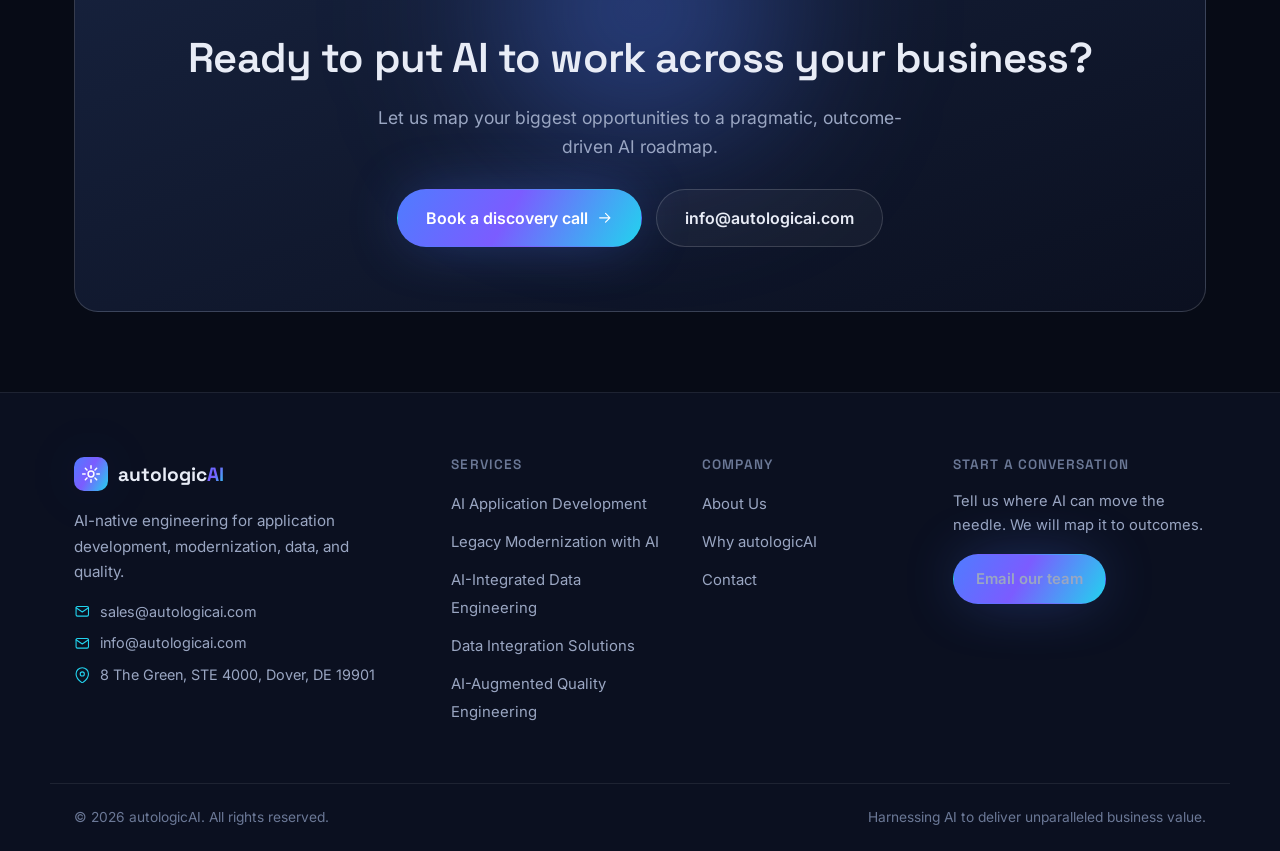
<file: preview/index.html>
<!doctype html>
<html lang="en">
<head>
	<meta charset="utf-8">
	<meta name="viewport" content="width=device-width, initial-scale=1">
	<title>autologicAI — AI-Native Engineering Partner (Preview)</title>
	<meta name="description" content="autologicAI builds AI-native applications, modernizes legacy systems with AI, engineers trusted data platforms, and raises quality with AI augmentation.">
	<link rel="preconnect" href="https://fonts.googleapis.com">
	<link rel="preconnect" href="https://fonts.gstatic.com" crossorigin>
	<link href="https://fonts.googleapis.com/css2?family=Inter:wght@400;500;600;700&family=Space+Grotesk:wght@500;600;700&display=swap" rel="stylesheet">
	<link rel="stylesheet" href="../assets/css/main.css">
	<style>
		/* SVG icon defs reused across the static preview */
		.icon { width: 1.15em; height: 1.15em; flex: none; }
	</style>
</head>
<body>
<header class="site-header" id="site-header">
	<div class="container header-inner">
		<div class="brand">
			<a class="brand-mark" href="#top" rel="home">
				<span class="brand-logo" aria-hidden="true">
					<svg viewBox="0 0 24 24" fill="none" stroke="currentColor" stroke-width="1.8" stroke-linecap="round" stroke-linejoin="round"><circle cx="12" cy="12" r="3.5"/><path d="M12 2v3M12 19v3M2 12h3M19 12h3M5.2 5.2l2 2M16.8 16.8l2 2M18.8 5.2l-2 2M7.2 16.8l-2 2"/></svg>
				</span>
				<span class="brand-name">autologic<strong>AI</strong></span>
			</a>
		</div>
		<nav class="site-nav" aria-label="Primary navigation">
			<ul id="primary-menu" class="nav-menu">
				<li><a href="#top">Home</a></li>
				<li><a href="#services">Services</a></li>
				<li><a href="#solutions">Solutions</a></li>
				<li><a href="#why">Why Us</a></li>
				<li><a href="#contact">Contact</a></li>
			</ul>
		</nav>
		<div class="header-cta"><a class="btn btn-primary" href="#contact">Book a discovery call</a></div>
		<button class="nav-toggle" aria-controls="primary-menu" aria-expanded="false" aria-label="Toggle menu"><span></span><span></span><span></span></button>
	</div>
</header>

<main id="main">
	<!-- HERO -->
	<section class="hero" id="top">
		<div class="hero-bg" aria-hidden="true"><div class="orb orb-1"></div><div class="orb orb-2"></div><div class="grid-overlay"></div></div>
		<div class="container hero-inner">
			<div class="hero-copy reveal">
				<span class="eyebrow"><svg class="icon" viewBox="0 0 24 24" fill="none" stroke="currentColor" stroke-width="1.6" stroke-linecap="round" stroke-linejoin="round"><path d="M12 3l1.9 4.6L18.5 9.5 13.9 11.4 12 16l-1.9-4.6L5.5 9.5l4.6-1.9z"/></svg> AI-Native Engineering Partner</span>
				<h1 class="hero-title">Build, modernize, and scale with <span class="gradient-text">applied AI at the core.</span></h1>
				<p class="hero-sub">autologicAI helps enterprises ship intelligent applications, modernize legacy systems with AI, engineer trusted data platforms, and raise quality — faster and at lower cost.</p>
				<div class="hero-actions">
					<a class="btn btn-primary btn-lg" href="#contact">Start your AI roadmap <svg class="icon" viewBox="0 0 24 24" fill="none" stroke="currentColor" stroke-width="1.6" stroke-linecap="round" stroke-linejoin="round"><path d="M5 12h14M13 6l6 6-6 6"/></svg></a>
					<a class="btn btn-ghost btn-lg" href="#services">Explore capabilities</a>
				</div>
				<ul class="hero-points">
					<li><svg class="icon" viewBox="0 0 24 24" fill="none" stroke="currentColor" stroke-width="1.6" stroke-linecap="round" stroke-linejoin="round"><path d="M20 6L9 17l-5-5"/></svg> Outcome-based delivery</li>
					<li><svg class="icon" viewBox="0 0 24 24" fill="none" stroke="currentColor" stroke-width="1.6" stroke-linecap="round" stroke-linejoin="round"><path d="M20 6L9 17l-5-5"/></svg> Automation-first teams</li>
					<li><svg class="icon" viewBox="0 0 24 24" fill="none" stroke="currentColor" stroke-width="1.6" stroke-linecap="round" stroke-linejoin="round"><path d="M20 6L9 17l-5-5"/></svg> Enterprise-grade governance</li>
				</ul>
			</div>
			<div class="hero-visual reveal">
				<div class="hero-card">
					<div class="hero-card-head"><span class="dot"></span><span class="dot"></span><span class="dot"></span><span class="hero-card-title">autologic.pipeline</span></div>
					<div class="hero-card-body">
						<div class="flow-node"><svg class="icon" viewBox="0 0 24 24" fill="none" stroke="currentColor" stroke-width="1.6" stroke-linecap="round" stroke-linejoin="round"><path d="M12 2v3M12 19v3M2 12h3M19 12h3M5 5l2 2M17 17l2 2M19 5l-2 2M7 17l-2 2"/><circle cx="12" cy="12" r="4"/></svg><span>AI App Dev</span></div>
						<div class="flow-line"></div>
						<div class="flow-node"><svg class="icon" viewBox="0 0 24 24" fill="none" stroke="currentColor" stroke-width="1.6" stroke-linecap="round" stroke-linejoin="round"><path d="M4 7V5a2 2 0 0 1 2-2h12a2 2 0 0 1 2 2v2M4 7h16M4 7v12a2 2 0 0 0 2 2h12a2 2 0 0 0 2-2V7M9 13l2 2 4-4"/></svg><span>Modernize</span></div>
						<div class="flow-line"></div>
						<div class="flow-node"><svg class="icon" viewBox="0 0 24 24" fill="none" stroke="currentColor" stroke-width="1.6" stroke-linecap="round" stroke-linejoin="round"><ellipse cx="12" cy="5" rx="8" ry="3"/><path d="M4 5v6c0 1.66 3.58 3 8 3s8-1.34 8-3V5M4 11v6c0 1.66 3.58 3 8 3s8-1.34 8-3v-6"/></svg><span>Data</span></div>
						<div class="flow-line"></div>
						<div class="flow-node"><svg class="icon" viewBox="0 0 24 24" fill="none" stroke="currentColor" stroke-width="1.6" stroke-linecap="round" stroke-linejoin="round"><path d="M9 12l2 2 4-4M21 12a9 9 0 1 1-18 0 9 9 0 0 1 18 0z"/></svg><span>Quality</span></div>
					</div>
					<div class="hero-card-foot">
						<div class="metric"><strong>40%</strong><span>faster delivery</span></div>
						<div class="metric"><strong>2&times;</strong><span>test coverage</span></div>
						<div class="metric"><strong>99.9%</strong><span>pipeline uptime</span></div>
					</div>
				</div>
			</div>
		</div>
	</section>

	<!-- TRUST -->
	<section class="trust-strip">
		<div class="container">
			<p class="trust-label">Engineering across the modern AI &amp; cloud stack</p>
			<ul class="trust-list"><li>OpenAI &amp; Claude</li><li>AWS</li><li>Azure</li><li>Google Cloud</li><li>Databricks</li><li>Snowflake</li><li>Kubernetes</li></ul>
		</div>
	</section>

	<!-- SERVICES -->
	<section class="section services" id="services">
		<div class="container">
			<div class="section-head reveal">
				<span class="eyebrow">What we do</span>
				<h2 class="section-title">Five capabilities, one AI-native delivery model</h2>
				<p class="section-lead">We have evolved from traditional IT services into an AI-first engineering partner. Each capability is delivered by automation-first teams accountable to your outcomes.</p>
			</div>
			<div class="card-grid">
				<article class="service-card reveal">
					<div class="service-icon"><svg class="icon" viewBox="0 0 24 24" fill="none" stroke="currentColor" stroke-width="1.6" stroke-linecap="round" stroke-linejoin="round"><path d="M12 2v3M12 19v3M2 12h3M19 12h3M5 5l2 2M17 17l2 2M19 5l-2 2M7 17l-2 2"/><circle cx="12" cy="12" r="4"/></svg></div>
					<span class="service-tag">Build</span>
					<h3>AI Application Development</h3>
					<p>Design and ship AI-native products — from LLM copilots and RAG assistants to agentic workflows — engineered for production, security, and scale.</p>
					<ul class="service-list"><li><svg class="icon" viewBox="0 0 24 24" fill="none" stroke="currentColor" stroke-width="1.6" stroke-linecap="round" stroke-linejoin="round"><path d="M20 6L9 17l-5-5"/></svg> Generative AI &amp; LLM apps</li><li><svg class="icon" viewBox="0 0 24 24" fill="none" stroke="currentColor" stroke-width="1.6" stroke-linecap="round" stroke-linejoin="round"><path d="M20 6L9 17l-5-5"/></svg> Agentic &amp; RAG architectures</li><li><svg class="icon" viewBox="0 0 24 24" fill="none" stroke="currentColor" stroke-width="1.6" stroke-linecap="round" stroke-linejoin="round"><path d="M20 6L9 17l-5-5"/></svg> MLOps &amp; responsible AI</li></ul>
				</article>
				<article class="service-card reveal">
					<div class="service-icon"><svg class="icon" viewBox="0 0 24 24" fill="none" stroke="currentColor" stroke-width="1.6" stroke-linecap="round" stroke-linejoin="round"><path d="M4 7V5a2 2 0 0 1 2-2h12a2 2 0 0 1 2 2v2M4 7h16M4 7v12a2 2 0 0 0 2 2h12a2 2 0 0 0 2-2V7M9 13l2 2 4-4"/></svg></div>
					<span class="service-tag">Modernize</span>
					<h3>Legacy Modernization with AI</h3>
					<p>Use AI to accelerate the hardest part of modernization — understanding legacy code, refactoring, and re-platforming monoliths into cloud-native services.</p>
					<ul class="service-list"><li><svg class="icon" viewBox="0 0 24 24" fill="none" stroke="currentColor" stroke-width="1.6" stroke-linecap="round" stroke-linejoin="round"><path d="M20 6L9 17l-5-5"/></svg> AI-assisted code analysis</li><li><svg class="icon" viewBox="0 0 24 24" fill="none" stroke="currentColor" stroke-width="1.6" stroke-linecap="round" stroke-linejoin="round"><path d="M20 6L9 17l-5-5"/></svg> Automated refactoring &amp; migration</li><li><svg class="icon" viewBox="0 0 24 24" fill="none" stroke="currentColor" stroke-width="1.6" stroke-linecap="round" stroke-linejoin="round"><path d="M20 6L9 17l-5-5"/></svg> Monolith to microservices</li></ul>
				</article>
				<article class="service-card reveal">
					<div class="service-icon"><svg class="icon" viewBox="0 0 24 24" fill="none" stroke="currentColor" stroke-width="1.6" stroke-linecap="round" stroke-linejoin="round"><ellipse cx="12" cy="5" rx="8" ry="3"/><path d="M4 5v6c0 1.66 3.58 3 8 3s8-1.34 8-3V5M4 11v6c0 1.66 3.58 3 8 3s8-1.34 8-3v-6"/></svg></div>
					<span class="service-tag">Data</span>
					<h3>AI-Integrated Data Engineering</h3>
					<p>Build trusted, AI-ready data platforms — pipelines, lakehouses, and feature stores — with intelligence baked into ingestion, quality, and governance.</p>
					<ul class="service-list"><li><svg class="icon" viewBox="0 0 24 24" fill="none" stroke="currentColor" stroke-width="1.6" stroke-linecap="round" stroke-linejoin="round"><path d="M20 6L9 17l-5-5"/></svg> Lakehouse &amp; streaming pipelines</li><li><svg class="icon" viewBox="0 0 24 24" fill="none" stroke="currentColor" stroke-width="1.6" stroke-linecap="round" stroke-linejoin="round"><path d="M20 6L9 17l-5-5"/></svg> AI-driven data quality</li><li><svg class="icon" viewBox="0 0 24 24" fill="none" stroke="currentColor" stroke-width="1.6" stroke-linecap="round" stroke-linejoin="round"><path d="M20 6L9 17l-5-5"/></svg> Vector &amp; feature stores</li></ul>
				</article>
				<article class="service-card reveal">
					<div class="service-icon"><svg class="icon" viewBox="0 0 24 24" fill="none" stroke="currentColor" stroke-width="1.6" stroke-linecap="round" stroke-linejoin="round"><path d="M8 7H5a2 2 0 0 0-2 2v6a2 2 0 0 0 2 2h3M16 7h3a2 2 0 0 1 2 2v6a2 2 0 0 1-2 2h-3M8 12h8"/></svg></div>
					<span class="service-tag">Integrate</span>
					<h3>Data Integration Solutions</h3>
					<p>Connect every system with a unified integration layer — ELT/ETL, APIs, and event streams — so data moves reliably across your enterprise in real time.</p>
					<ul class="service-list"><li><svg class="icon" viewBox="0 0 24 24" fill="none" stroke="currentColor" stroke-width="1.6" stroke-linecap="round" stroke-linejoin="round"><path d="M20 6L9 17l-5-5"/></svg> ELT/ETL &amp; CDC pipelines</li><li><svg class="icon" viewBox="0 0 24 24" fill="none" stroke="currentColor" stroke-width="1.6" stroke-linecap="round" stroke-linejoin="round"><path d="M20 6L9 17l-5-5"/></svg> API &amp; event-driven integration</li><li><svg class="icon" viewBox="0 0 24 24" fill="none" stroke="currentColor" stroke-width="1.6" stroke-linecap="round" stroke-linejoin="round"><path d="M20 6L9 17l-5-5"/></svg> Master data &amp; catalog</li></ul>
				</article>
				<article class="service-card reveal">
					<div class="service-icon"><svg class="icon" viewBox="0 0 24 24" fill="none" stroke="currentColor" stroke-width="1.6" stroke-linecap="round" stroke-linejoin="round"><path d="M9 12l2 2 4-4M21 12a9 9 0 1 1-18 0 9 9 0 0 1 18 0z"/></svg></div>
					<span class="service-tag">Assure</span>
					<h3>AI-Augmented Quality Engineering</h3>
					<p>Shift quality left with AI — self-healing test automation, intelligent test generation, and predictive defect analytics across the delivery lifecycle.</p>
					<ul class="service-list"><li><svg class="icon" viewBox="0 0 24 24" fill="none" stroke="currentColor" stroke-width="1.6" stroke-linecap="round" stroke-linejoin="round"><path d="M20 6L9 17l-5-5"/></svg> AI test generation</li><li><svg class="icon" viewBox="0 0 24 24" fill="none" stroke="currentColor" stroke-width="1.6" stroke-linecap="round" stroke-linejoin="round"><path d="M20 6L9 17l-5-5"/></svg> Self-healing automation</li><li><svg class="icon" viewBox="0 0 24 24" fill="none" stroke="currentColor" stroke-width="1.6" stroke-linecap="round" stroke-linejoin="round"><path d="M20 6L9 17l-5-5"/></svg> Predictive defect analytics</li></ul>
				</article>
			</div>
		</div>
	</section>

	<!-- SOLUTIONS -->
	<section class="section solutions" id="solutions">
		<div class="container solutions-inner">
			<div class="solutions-copy reveal">
				<span class="eyebrow"><svg class="icon" viewBox="0 0 24 24" fill="none" stroke="currentColor" stroke-width="1.6" stroke-linecap="round" stroke-linejoin="round"><path d="M8 7H5a2 2 0 0 0-2 2v6a2 2 0 0 0 2 2h3M16 7h3a2 2 0 0 1 2 2v6a2 2 0 0 1-2 2h-3M8 12h8"/></svg> Solution Spotlight</span>
				<h2 class="section-title">A unified Data Integration platform for the AI era</h2>
				<p class="section-lead">Our integration solution unifies fragmented systems into a single, governed data fabric — connecting applications, databases, SaaS, and event streams so your AI and analytics run on trusted, real-time data.</p>
				<div class="solutions-features">
					<div class="solutions-feature"><h4><svg class="icon" viewBox="0 0 24 24" fill="none" stroke="currentColor" stroke-width="1.6" stroke-linecap="round" stroke-linejoin="round"><path d="M12 3l1.9 4.6L18.5 9.5 13.9 11.4 12 16l-1.9-4.6L5.5 9.5l4.6-1.9z"/></svg> Connect anything</h4><p>Pre-built connectors for databases, SaaS apps, files, and APIs with no-code mapping.</p></div>
					<div class="solutions-feature"><h4><svg class="icon" viewBox="0 0 24 24" fill="none" stroke="currentColor" stroke-width="1.6" stroke-linecap="round" stroke-linejoin="round"><ellipse cx="12" cy="5" rx="8" ry="3"/><path d="M4 5v6c0 1.66 3.58 3 8 3s8-1.34 8-3V5M4 11v6c0 1.66 3.58 3 8 3s8-1.34 8-3v-6"/></svg> Move in real time</h4><p>Change data capture and streaming keep every destination continuously in sync.</p></div>
					<div class="solutions-feature"><h4><svg class="icon" viewBox="0 0 24 24" fill="none" stroke="currentColor" stroke-width="1.6" stroke-linecap="round" stroke-linejoin="round"><path d="M9 12l2 2 4-4M21 12a9 9 0 1 1-18 0 9 9 0 0 1 18 0z"/></svg> Trust every record</h4><p>Built-in validation, lineage, and governance so data stays accurate and auditable.</p></div>
					<div class="solutions-feature"><h4><svg class="icon" viewBox="0 0 24 24" fill="none" stroke="currentColor" stroke-width="1.6" stroke-linecap="round" stroke-linejoin="round"><path d="M17.5 19a4.5 4.5 0 0 0 0-9 6 6 0 0 0-11.6 1.5A4 4 0 0 0 6 19h11.5z"/></svg> Deploy anywhere</h4><p>Cloud, hybrid, or on-prem — with elastic scale and enterprise security.</p></div>
				</div>
				<a class="btn btn-primary" href="#contact">See it in action <svg class="icon" viewBox="0 0 24 24" fill="none" stroke="currentColor" stroke-width="1.6" stroke-linecap="round" stroke-linejoin="round"><path d="M5 12h14M13 6l6 6-6 6"/></svg></a>
			</div>
			<div class="solutions-visual reveal">
				<div class="integration-diagram">
					<div class="int-sources"><span>CRM</span><span>ERP</span><span>SaaS</span><span>Databases</span></div>
					<div class="int-core"><div class="int-core-ring"><svg class="icon" viewBox="0 0 24 24" fill="none" stroke="currentColor" stroke-width="1.6" stroke-linecap="round" stroke-linejoin="round"><path d="M8 7H5a2 2 0 0 0-2 2v6a2 2 0 0 0 2 2h3M16 7h3a2 2 0 0 1 2 2v6a2 2 0 0 1-2 2h-3M8 12h8"/></svg><strong>autologicAI</strong><span>Integration Fabric</span></div></div>
					<div class="int-targets"><span>Lakehouse</span><span>Analytics</span><span>AI Models</span><span>Apps</span></div>
				</div>
			</div>
		</div>
	</section>

	<!-- PROCESS -->
	<section class="section process" id="process">
		<div class="container">
			<div class="section-head reveal"><span class="eyebrow">How we work</span><h2 class="section-title">From idea to production, the AI-native way</h2></div>
			<div class="process-grid">
				<div class="process-step reveal"><span class="process-num">01</span><h3>Discover</h3><p>We assess your systems, data, and goals to find where AI delivers measurable value.</p></div>
				<div class="process-step reveal"><span class="process-num">02</span><h3>Design</h3><p>We architect the solution and a delivery roadmap with clear outcomes and guardrails.</p></div>
				<div class="process-step reveal"><span class="process-num">03</span><h3>Build</h3><p>Automation-first squads engineer, integrate, and test in rapid, transparent sprints.</p></div>
				<div class="process-step reveal"><span class="process-num">04</span><h3>Scale</h3><p>We harden, deploy, and operate — continuously improving with monitoring and feedback.</p></div>
			</div>
		</div>
	</section>

	<!-- WHY -->
	<section class="section why" id="why">
		<div class="container">
			<div class="why-layout">
				<div class="why-intro reveal" id="about">
					<span class="eyebrow">Why autologicAI</span>
					<h2 class="section-title">A technology partner rebuilt around AI</h2>
					<p class="section-lead">We started in traditional IT services. As the industry evolved, so did we — re-centering every offering around applied AI, automation, and measurable value. The result is a partner that builds end to end for you.</p>
					<a class="btn btn-ghost" href="#contact">Work with us <svg class="icon" viewBox="0 0 24 24" fill="none" stroke="currentColor" stroke-width="1.6" stroke-linecap="round" stroke-linejoin="round"><path d="M5 12h14M13 6l6 6-6 6"/></svg></a>
				</div>
				<div class="why-grid">
					<div class="why-card reveal"><span class="why-check"><svg class="icon" viewBox="0 0 24 24" fill="none" stroke="currentColor" stroke-width="1.6" stroke-linecap="round" stroke-linejoin="round"><path d="M20 6L9 17l-5-5"/></svg></span><div><h3>Outcome-based delivery</h3><p>We price and deliver against business outcomes, not hours.</p></div></div>
					<div class="why-card reveal"><span class="why-check"><svg class="icon" viewBox="0 0 24 24" fill="none" stroke="currentColor" stroke-width="1.6" stroke-linecap="round" stroke-linejoin="round"><path d="M20 6L9 17l-5-5"/></svg></span><div><h3>Automation-first teams</h3><p>AI and automation are built into how every team works.</p></div></div>
					<div class="why-card reveal"><span class="why-check"><svg class="icon" viewBox="0 0 24 24" fill="none" stroke="currentColor" stroke-width="1.6" stroke-linecap="round" stroke-linejoin="round"><path d="M20 6L9 17l-5-5"/></svg></span><div><h3>Decades of delivery</h3><p>World-class, certified engineers with deep enterprise experience.</p></div></div>
					<div class="why-card reveal"><span class="why-check"><svg class="icon" viewBox="0 0 24 24" fill="none" stroke="currentColor" stroke-width="1.6" stroke-linecap="round" stroke-linejoin="round"><path d="M20 6L9 17l-5-5"/></svg></span><div><h3>Responsible AI</h3><p>Security, governance, and explainability are non-negotiable.</p></div></div>
					<div class="why-card reveal"><span class="why-check"><svg class="icon" viewBox="0 0 24 24" fill="none" stroke="currentColor" stroke-width="1.6" stroke-linecap="round" stroke-linejoin="round"><path d="M20 6L9 17l-5-5"/></svg></span><div><h3>Self-driven squads</h3><p>Managed, accountable teams that move fast without hand-holding.</p></div></div>
					<div class="why-card reveal"><span class="why-check"><svg class="icon" viewBox="0 0 24 24" fill="none" stroke="currentColor" stroke-width="1.6" stroke-linecap="round" stroke-linejoin="round"><path d="M20 6L9 17l-5-5"/></svg></span><div><h3>Trusted partnership</h3><p>A long-term partner invested in your success, not a vendor.</p></div></div>
				</div>
			</div>
		</div>
	</section>

	<!-- STATS -->
	<section class="section stats">
		<div class="container">
			<div class="stats-grid reveal">
				<div class="stat"><strong class="stat-num">40%</strong><span class="stat-label">faster time to market</span></div>
				<div class="stat"><strong class="stat-num">30%+</strong><span class="stat-label">cost reduction</span></div>
				<div class="stat"><strong class="stat-num">2&times;</strong><span class="stat-label">engineering throughput</span></div>
				<div class="stat"><strong class="stat-num">99.9%</strong><span class="stat-label">platform reliability</span></div>
			</div>
		</div>
	</section>

	<!-- CTA -->
	<section class="section cta-band">
		<div class="container">
			<div class="cta-inner reveal">
				<div class="cta-glow" aria-hidden="true"></div>
				<h2>Ready to put AI to work across your business?</h2>
				<p>Let us map your biggest opportunities to a pragmatic, outcome-driven AI roadmap.</p>
				<div class="cta-actions">
					<a class="btn btn-primary btn-lg" href="mailto:sales@autologicai.com">Book a discovery call <svg class="icon" viewBox="0 0 24 24" fill="none" stroke="currentColor" stroke-width="1.6" stroke-linecap="round" stroke-linejoin="round"><path d="M5 12h14M13 6l6 6-6 6"/></svg></a>
					<a class="btn btn-ghost btn-lg" href="mailto:info@autologicai.com">info@autologicai.com</a>
				</div>
			</div>
		</div>
	</section>
</main>

<footer class="site-footer" id="contact">
	<div class="container footer-grid">
		<div class="footer-brand">
			<a class="brand-mark" href="#top" rel="home"><span class="brand-logo" aria-hidden="true"><svg viewBox="0 0 24 24" fill="none" stroke="currentColor" stroke-width="1.8" stroke-linecap="round" stroke-linejoin="round"><circle cx="12" cy="12" r="3.5"/><path d="M12 2v3M12 19v3M2 12h3M19 12h3M5.2 5.2l2 2M16.8 16.8l2 2M18.8 5.2l-2 2M7.2 16.8l-2 2"/></svg></span><span class="brand-name">autologic<strong>AI</strong></span></a>
			<p class="footer-tagline">AI-native engineering for application development, modernization, data, and quality.</p>
			<div class="footer-contact">
				<a href="mailto:sales@autologicai.com"><svg class="icon" viewBox="0 0 24 24" fill="none" stroke="currentColor" stroke-width="1.6" stroke-linecap="round" stroke-linejoin="round"><rect x="3" y="5" width="18" height="14" rx="2"/><path d="m3 7 9 6 9-6"/></svg> sales@autologicai.com</a>
				<a href="mailto:info@autologicai.com"><svg class="icon" viewBox="0 0 24 24" fill="none" stroke="currentColor" stroke-width="1.6" stroke-linecap="round" stroke-linejoin="round"><rect x="3" y="5" width="18" height="14" rx="2"/><path d="m3 7 9 6 9-6"/></svg> info@autologicai.com</a>
				<span><svg class="icon" viewBox="0 0 24 24" fill="none" stroke="currentColor" stroke-width="1.6" stroke-linecap="round" stroke-linejoin="round"><path d="M21 10c0 7-9 13-9 13s-9-6-9-13a9 9 0 0 1 18 0z"/><circle cx="12" cy="10" r="3"/></svg> 8 The Green, STE 4000, Dover, DE 19901</span>
			</div>
		</div>
		<div class="footer-col"><h3>Services</h3><ul><li><a href="#services">AI Application Development</a></li><li><a href="#services">Legacy Modernization with AI</a></li><li><a href="#services">AI-Integrated Data Engineering</a></li><li><a href="#solutions">Data Integration Solutions</a></li><li><a href="#services">AI-Augmented Quality Engineering</a></li></ul></div>
		<div class="footer-col"><h3>Company</h3><ul class="footer-menu"><li><a href="#about">About Us</a></li><li><a href="#why">Why autologicAI</a></li><li><a href="#contact">Contact</a></li></ul></div>
		<div class="footer-col footer-cta"><h3>Start a conversation</h3><p>Tell us where AI can move the needle. We will map it to outcomes.</p><a class="btn btn-primary" href="mailto:sales@autologicai.com">Email our team</a></div>
	</div>
	<div class="container footer-bottom"><p>&copy; 2026 autologicAI. All rights reserved.</p><p>Harnessing AI to deliver unparalleled business value.</p></div>
</footer>

<script src="../assets/js/main.js"></script>
</body>
</html>
</file>
<file: assets/css/main.css>
/* =========================================================
   autologicAI Modern — main stylesheet
   ========================================================= */

:root {
	--bg: #070b16;
	--bg-2: #0b1020;
	--surface: #111a30;
	--surface-2: #16213c;
	--border: rgba(255, 255, 255, 0.08);
	--border-strong: rgba(255, 255, 255, 0.16);

	--text: #e8ecf6;
	--text-muted: #9aa6c2;
	--text-dim: #6b7896;

	--primary: #4f7cff;
	--primary-2: #6f5cff;
	--accent: #22d3ee;
	--violet: #a855f7;

	--gradient: linear-gradient(120deg, #4f7cff 0%, #7b5cff 45%, #22d3ee 100%);
	--gradient-soft: linear-gradient(120deg, rgba(79, 124, 255, 0.18), rgba(34, 211, 238, 0.12));

	--radius: 16px;
	--radius-sm: 10px;
	--radius-lg: 24px;
	--maxw: 1180px;
	--shadow: 0 24px 60px -20px rgba(0, 0, 0, 0.6);
	--shadow-glow: 0 0 60px -10px rgba(79, 124, 255, 0.45);

	--font-sans: "Inter", system-ui, -apple-system, "Segoe UI", Roboto, Helvetica, Arial, sans-serif;
	--font-display: "Space Grotesk", var(--font-sans);
}

/* ---------- Reset ---------- */
*, *::before, *::after { box-sizing: border-box; }
html { scroll-behavior: smooth; -webkit-text-size-adjust: 100%; }
body {
	margin: 0;
	font-family: var(--font-sans);
	background: var(--bg);
	color: var(--text);
	line-height: 1.65;
	font-size: 17px;
	-webkit-font-smoothing: antialiased;
	overflow-x: hidden;
}
img { max-width: 100%; height: auto; display: block; }
a { color: inherit; text-decoration: none; }
ul { margin: 0; padding: 0; list-style: none; }
h1, h2, h3, h4 { font-family: var(--font-display); line-height: 1.15; margin: 0 0 0.5em; font-weight: 600; letter-spacing: -0.02em; }
p { margin: 0 0 1rem; }

.container { width: 100%; max-width: var(--maxw); margin: 0 auto; padding: 0 24px; }
.section { padding: 96px 0; position: relative; }
.center { text-align: center; }
.content-narrow { max-width: 760px; }

.screen-reader-text {
	position: absolute !important;
	width: 1px; height: 1px; padding: 0; margin: -1px;
	overflow: hidden; clip: rect(0, 0, 0, 0); border: 0;
}
.skip-link { position: absolute; left: -9999px; }
.skip-link:focus { left: 16px; top: 16px; z-index: 1000; background: var(--primary); color: #fff; padding: 10px 16px; border-radius: 8px; }

.icon { width: 1.15em; height: 1.15em; flex: none; }

/* ---------- Buttons ---------- */
.btn {
	display: inline-flex; align-items: center; gap: 8px;
	font-weight: 600; font-size: 0.95rem;
	padding: 12px 22px; border-radius: 999px;
	border: 1px solid transparent; cursor: pointer;
	transition: transform 0.18s ease, box-shadow 0.25s ease, background 0.25s ease, border-color 0.2s ease;
	white-space: nowrap;
}
.btn .icon { width: 1.1em; height: 1.1em; }
.btn-lg { padding: 15px 28px; font-size: 1rem; }
.btn-primary { background: var(--gradient); color: #fff; box-shadow: var(--shadow-glow); }
.btn-primary:hover { transform: translateY(-2px); box-shadow: 0 0 70px -8px rgba(79, 124, 255, 0.65); }
.btn-ghost { background: rgba(255, 255, 255, 0.04); color: var(--text); border-color: var(--border-strong); }
.btn-ghost:hover { background: rgba(255, 255, 255, 0.09); transform: translateY(-2px); }

.eyebrow {
	display: inline-flex; align-items: center; gap: 8px;
	font-family: var(--font-display);
	font-size: 0.8rem; font-weight: 600; letter-spacing: 0.08em; text-transform: uppercase;
	color: var(--accent);
	padding: 6px 14px; border-radius: 999px;
	background: rgba(34, 211, 238, 0.08); border: 1px solid rgba(34, 211, 238, 0.22);
	margin-bottom: 18px;
}
.gradient-text {
	background: var(--gradient);
	-webkit-background-clip: text; background-clip: text;
	-webkit-text-fill-color: transparent; color: transparent;
}

.section-head { max-width: 720px; margin: 0 auto 56px; text-align: center; }
.section-title { font-size: clamp(1.8rem, 3.4vw, 2.6rem); }
.section-lead { color: var(--text-muted); font-size: 1.08rem; }

/* ---------- Header ---------- */
.site-header {
	position: sticky; top: 0; z-index: 100;
	backdrop-filter: blur(14px);
	background: rgba(7, 11, 22, 0.72);
	border-bottom: 1px solid transparent;
	transition: border-color 0.3s ease, background 0.3s ease;
}
.site-header.scrolled { border-bottom-color: var(--border); background: rgba(7, 11, 22, 0.9); }
.header-inner { display: flex; align-items: center; gap: 24px; height: 74px; }
.brand-mark { display: inline-flex; align-items: center; gap: 10px; font-family: var(--font-display); font-weight: 700; font-size: 1.2rem; }
.brand-logo { display: inline-flex; width: 34px; height: 34px; align-items: center; justify-content: center; border-radius: 10px; background: var(--gradient); color: #fff; box-shadow: var(--shadow-glow); }
.brand-logo svg { width: 20px; height: 20px; }
.brand-name strong { background: var(--gradient); -webkit-background-clip: text; background-clip: text; -webkit-text-fill-color: transparent; }

.site-nav { margin-left: auto; }
.nav-menu { display: flex; align-items: center; gap: 6px; }
.nav-menu a {
	display: inline-block; padding: 8px 14px; border-radius: 999px;
	color: var(--text-muted); font-weight: 500; font-size: 0.95rem;
	transition: color 0.2s ease, background 0.2s ease;
}
.nav-menu a:hover, .nav-menu .current-menu-item > a { color: var(--text); background: rgba(255, 255, 255, 0.06); }
.header-cta .btn { padding: 10px 18px; }

.nav-toggle { display: none; flex-direction: column; gap: 5px; width: 44px; height: 44px; align-items: center; justify-content: center; background: rgba(255,255,255,0.05); border: 1px solid var(--border); border-radius: 12px; cursor: pointer; }
.nav-toggle span { width: 20px; height: 2px; background: var(--text); border-radius: 2px; transition: transform 0.25s ease, opacity 0.2s ease; }
.nav-toggle[aria-expanded="true"] span:nth-child(1) { transform: translateY(7px) rotate(45deg); }
.nav-toggle[aria-expanded="true"] span:nth-child(2) { opacity: 0; }
.nav-toggle[aria-expanded="true"] span:nth-child(3) { transform: translateY(-7px) rotate(-45deg); }

/* ---------- Hero ---------- */
.hero { position: relative; padding: 84px 0 72px; overflow: hidden; }
.hero-bg { position: absolute; inset: 0; z-index: 0; }
.orb { position: absolute; border-radius: 50%; filter: blur(80px); opacity: 0.55; }
.orb-1 { width: 480px; height: 480px; background: radial-gradient(circle, #4f7cff, transparent 70%); top: -140px; left: -120px; }
.orb-2 { width: 520px; height: 520px; background: radial-gradient(circle, #7b5cff, transparent 70%); top: 40px; right: -160px; }
.grid-overlay {
	position: absolute; inset: 0;
	background-image: linear-gradient(rgba(255,255,255,0.035) 1px, transparent 1px), linear-gradient(90deg, rgba(255,255,255,0.035) 1px, transparent 1px);
	background-size: 56px 56px;
	mask-image: radial-gradient(ellipse 80% 60% at 50% 30%, #000 40%, transparent 100%);
	-webkit-mask-image: radial-gradient(ellipse 80% 60% at 50% 30%, #000 40%, transparent 100%);
}
.hero-inner { position: relative; z-index: 1; display: grid; grid-template-columns: 1.1fr 0.9fr; gap: 56px; align-items: center; }
.hero-title { font-size: clamp(2.3rem, 5.2vw, 3.9rem); margin-bottom: 22px; }
.hero-title .gradient-text { display: block; }
.hero-sub { font-size: 1.18rem; color: var(--text-muted); max-width: 560px; margin-bottom: 30px; }
.hero-actions { display: flex; flex-wrap: wrap; gap: 14px; margin-bottom: 28px; }
.hero-points { display: flex; flex-wrap: wrap; gap: 18px 26px; }
.hero-points li { display: flex; align-items: center; gap: 8px; color: var(--text-muted); font-size: 0.95rem; }
.hero-points .icon { color: var(--accent); }

.hero-card {
	background: linear-gradient(160deg, var(--surface), var(--bg-2));
	border: 1px solid var(--border); border-radius: var(--radius-lg);
	box-shadow: var(--shadow); padding: 22px;
	transform: perspective(1000px) rotateY(-6deg) rotateX(3deg);
}
.hero-card-head { display: flex; align-items: center; gap: 8px; padding-bottom: 16px; border-bottom: 1px solid var(--border); margin-bottom: 20px; }
.hero-card-head .dot { width: 11px; height: 11px; border-radius: 50%; background: var(--text-dim); }
.hero-card-head .dot:nth-child(1) { background: #ff5f57; } .hero-card-head .dot:nth-child(2) { background: #febc2e; } .hero-card-head .dot:nth-child(3) { background: #28c840; }
.hero-card-title { margin-left: auto; font-family: var(--font-display); font-size: 0.85rem; color: var(--text-dim); }
.hero-card-body { display: flex; flex-direction: column; gap: 0; margin-bottom: 22px; }
.flow-node { display: flex; align-items: center; gap: 12px; padding: 12px 14px; background: rgba(255,255,255,0.03); border: 1px solid var(--border); border-radius: 12px; font-weight: 500; }
.flow-node .icon { width: 22px; height: 22px; color: var(--accent); }
.flow-line { width: 2px; height: 18px; margin-left: 26px; background: linear-gradient(var(--primary), transparent); }
.hero-card-foot { display: flex; justify-content: space-between; gap: 12px; padding-top: 18px; border-top: 1px solid var(--border); }
.metric { display: flex; flex-direction: column; }
.metric strong { font-family: var(--font-display); font-size: 1.4rem; background: var(--gradient); -webkit-background-clip: text; background-clip: text; -webkit-text-fill-color: transparent; }
.metric span { font-size: 0.78rem; color: var(--text-dim); }

/* ---------- Trust strip ---------- */
.trust-strip { padding: 28px 0; border-top: 1px solid var(--border); border-bottom: 1px solid var(--border); background: var(--bg-2); }
.trust-label { text-align: center; color: var(--text-dim); font-size: 0.82rem; letter-spacing: 0.08em; text-transform: uppercase; margin-bottom: 16px; }
.trust-list { display: flex; flex-wrap: wrap; justify-content: center; gap: 14px 40px; }
.trust-list li { font-family: var(--font-display); font-weight: 600; color: var(--text-muted); opacity: 0.8; font-size: 1.05rem; }

/* ---------- Services ---------- */
.card-grid { display: grid; grid-template-columns: repeat(3, 1fr); gap: 22px; }
.service-card {
	position: relative; padding: 30px 26px;
	background: linear-gradient(170deg, var(--surface), var(--bg-2));
	border: 1px solid var(--border); border-radius: var(--radius);
	transition: transform 0.25s ease, border-color 0.25s ease, box-shadow 0.3s ease;
	overflow: hidden;
}
.service-card::before { content: ""; position: absolute; inset: 0; background: var(--gradient-soft); opacity: 0; transition: opacity 0.3s ease; }
.service-card:hover { transform: translateY(-6px); border-color: var(--border-strong); box-shadow: var(--shadow); }
.service-card:hover::before { opacity: 1; }
.service-card > * { position: relative; z-index: 1; }
.service-icon { width: 52px; height: 52px; display: inline-flex; align-items: center; justify-content: center; border-radius: 14px; background: var(--gradient); color: #fff; margin-bottom: 18px; box-shadow: var(--shadow-glow); }
.service-icon .icon { width: 26px; height: 26px; }
.service-tag { display: inline-block; font-size: 0.72rem; font-weight: 600; letter-spacing: 0.1em; text-transform: uppercase; color: var(--accent); margin-bottom: 8px; }
.service-card h3 { font-size: 1.25rem; }
.service-card p { color: var(--text-muted); font-size: 0.97rem; margin-bottom: 18px; }
.service-list li { display: flex; align-items: center; gap: 9px; padding: 5px 0; font-size: 0.92rem; color: var(--text-muted); }
.service-list .icon { color: var(--accent); width: 1em; height: 1em; }

/* ---------- Solutions spotlight ---------- */
.solutions { background: var(--bg-2); border-top: 1px solid var(--border); border-bottom: 1px solid var(--border); }
.solutions-inner { display: grid; grid-template-columns: 1fr 1fr; gap: 56px; align-items: center; }
.solutions-features { display: grid; grid-template-columns: 1fr 1fr; gap: 22px; margin: 28px 0 30px; }
.solutions-feature h4 { display: flex; align-items: center; gap: 8px; font-size: 1.02rem; margin-bottom: 4px; }
.solutions-feature h4 .icon { color: var(--accent); }
.solutions-feature p { color: var(--text-muted); font-size: 0.92rem; margin: 0; }

.integration-diagram { display: grid; gap: 20px; padding: 30px; background: linear-gradient(160deg, var(--surface), var(--bg)); border: 1px solid var(--border); border-radius: var(--radius-lg); box-shadow: var(--shadow); }
.int-sources, .int-targets { display: grid; grid-template-columns: 1fr 1fr; gap: 12px; }
.int-sources span, .int-targets span { text-align: center; padding: 12px; border-radius: 10px; background: rgba(255,255,255,0.03); border: 1px solid var(--border); font-size: 0.88rem; font-weight: 500; color: var(--text-muted); }
.int-core { display: flex; justify-content: center; position: relative; }
.int-core::before, .int-core::after { content: ""; position: absolute; left: 50%; width: 2px; height: 20px; background: linear-gradient(var(--accent), transparent); }
.int-core::before { top: -20px; transform: translateX(-50%) rotate(180deg); }
.int-core::after { bottom: -20px; transform: translateX(-50%); }
.int-core-ring { display: flex; flex-direction: column; align-items: center; justify-content: center; gap: 2px; width: 160px; height: 160px; border-radius: 50%; background: var(--gradient-soft); border: 1px solid var(--border-strong); box-shadow: var(--shadow-glow); }
.int-core-ring .icon { width: 30px; height: 30px; color: #fff; margin-bottom: 4px; }
.int-core-ring strong { font-family: var(--font-display); }
.int-core-ring span { font-size: 0.75rem; color: var(--text-dim); }

/* ---------- Process ---------- */
.process-grid { display: grid; grid-template-columns: repeat(4, 1fr); gap: 22px; }
.process-step { padding: 28px 24px; background: linear-gradient(170deg, var(--surface), var(--bg-2)); border: 1px solid var(--border); border-radius: var(--radius); position: relative; }
.process-num { font-family: var(--font-display); font-size: 2.4rem; font-weight: 700; background: var(--gradient); -webkit-background-clip: text; background-clip: text; -webkit-text-fill-color: transparent; display: block; margin-bottom: 8px; }
.process-step h3 { font-size: 1.15rem; }
.process-step p { color: var(--text-muted); font-size: 0.94rem; margin: 0; }

/* ---------- Why ---------- */
.why-layout { display: grid; grid-template-columns: 0.8fr 1.2fr; gap: 56px; align-items: start; }
.why-intro { position: sticky; top: 100px; }
.why-grid { display: grid; grid-template-columns: 1fr 1fr; gap: 18px; }
.why-card { display: flex; gap: 14px; padding: 22px; background: linear-gradient(170deg, var(--surface), var(--bg-2)); border: 1px solid var(--border); border-radius: var(--radius); transition: border-color 0.25s ease, transform 0.25s ease; }
.why-card:hover { border-color: var(--border-strong); transform: translateY(-4px); }
.why-check { flex: none; width: 38px; height: 38px; display: inline-flex; align-items: center; justify-content: center; border-radius: 10px; background: rgba(34, 211, 238, 0.12); color: var(--accent); }
.why-card h3 { font-size: 1.05rem; margin-bottom: 4px; }
.why-card p { color: var(--text-muted); font-size: 0.9rem; margin: 0; }

/* ---------- Stats ---------- */
.stats { padding: 64px 0; }
.stats-grid { display: grid; grid-template-columns: repeat(4, 1fr); gap: 22px; padding: 40px; border-radius: var(--radius-lg); background: linear-gradient(120deg, rgba(79,124,255,0.1), rgba(34,211,238,0.06)); border: 1px solid var(--border); }
.stat { text-align: center; }
.stat-num { font-family: var(--font-display); font-size: clamp(2rem, 4vw, 3rem); font-weight: 700; background: var(--gradient); -webkit-background-clip: text; background-clip: text; -webkit-text-fill-color: transparent; display: block; }
.stat-label { color: var(--text-muted); font-size: 0.92rem; }

/* ---------- CTA band ---------- */
.cta-band { padding: 80px 0; }
.cta-inner { position: relative; text-align: center; padding: 64px 40px; border-radius: var(--radius-lg); background: linear-gradient(160deg, var(--surface-2), var(--bg-2)); border: 1px solid var(--border-strong); overflow: hidden; }
.cta-glow { position: absolute; top: -120px; left: 50%; transform: translateX(-50%); width: 520px; height: 320px; background: radial-gradient(circle, rgba(79,124,255,0.5), transparent 70%); filter: blur(70px); }
.cta-inner h2 { position: relative; font-size: clamp(1.8rem, 3.6vw, 2.6rem); }
.cta-inner p { position: relative; color: var(--text-muted); font-size: 1.1rem; max-width: 560px; margin: 0 auto 28px; }
.cta-actions { position: relative; display: flex; flex-wrap: wrap; gap: 14px; justify-content: center; }

/* ---------- Footer ---------- */
.site-footer { background: var(--bg-2); border-top: 1px solid var(--border); padding-top: 64px; }
.footer-grid { display: grid; grid-template-columns: 1.6fr 1fr 1fr 1.2fr; gap: 40px; padding-bottom: 48px; }
.footer-tagline { color: var(--text-muted); font-size: 0.95rem; max-width: 320px; margin: 16px 0; }
.footer-contact { display: flex; flex-direction: column; gap: 8px; }
.footer-contact a, .footer-contact span { display: flex; align-items: center; gap: 9px; color: var(--text-muted); font-size: 0.9rem; }
.footer-contact a:hover { color: var(--text); }
.footer-contact .icon { color: var(--accent); }
.footer-col h3 { font-size: 0.85rem; letter-spacing: 0.08em; text-transform: uppercase; color: var(--text-dim); margin-bottom: 16px; }
.footer-col ul li, .footer-menu li { margin-bottom: 10px; }
.footer-col a, .footer-menu a { color: var(--text-muted); font-size: 0.93rem; transition: color 0.2s ease; }
.footer-col a:hover, .footer-menu a:hover { color: var(--text); }
.footer-cta p { color: var(--text-muted); font-size: 0.92rem; margin-bottom: 16px; }
.footer-bottom { display: flex; justify-content: space-between; gap: 16px; flex-wrap: wrap; padding: 22px 24px; border-top: 1px solid var(--border); color: var(--text-dim); font-size: 0.86rem; }
.footer-bottom p { margin: 0; }

/* ---------- Generic page content ---------- */
.page-hero { padding-top: 64px; }
.page-content { color: var(--text-muted); }
.page-content h2, .page-content h3 { color: var(--text); margin-top: 1.6em; }
.page-content a { color: var(--accent); }
.post-card { padding: 28px; margin-bottom: 22px; background: var(--surface); border: 1px solid var(--border); border-radius: var(--radius); }
.post-meta { color: var(--text-dim); font-size: 0.85rem; margin-bottom: 12px; }

/* ---------- Reveal animation ---------- */
.reveal { opacity: 0; transform: translateY(24px); transition: opacity 0.6s ease, transform 0.6s ease; transition-delay: var(--delay, 0ms); }
.reveal.is-visible { opacity: 1; transform: none; }
@media (prefers-reduced-motion: reduce) {
	.reveal { opacity: 1; transform: none; transition: none; }
	html { scroll-behavior: auto; }
}

/* ---------- Responsive ---------- */
@media (max-width: 960px) {
	.hero-inner { grid-template-columns: 1fr; }
	.hero-visual { order: -1; }
	.hero-card { transform: none; max-width: 460px; }
	.solutions-inner, .why-layout { grid-template-columns: 1fr; }
	.why-intro { position: static; }
	.card-grid { grid-template-columns: repeat(2, 1fr); }
	.process-grid { grid-template-columns: repeat(2, 1fr); }
}
@media (max-width: 768px) {
	.section { padding: 68px 0; }
	.header-cta { display: none; }
	.nav-toggle { display: flex; }
	.site-nav {
		position: fixed; inset: 74px 0 auto 0; margin: 0;
		background: rgba(7, 11, 22, 0.98); backdrop-filter: blur(14px);
		border-bottom: 1px solid var(--border);
		max-height: 0; overflow: hidden; transition: max-height 0.3s ease;
	}
	.site-nav.open { max-height: 80vh; }
	.nav-menu { flex-direction: column; align-items: stretch; padding: 16px 24px; gap: 4px; }
	.nav-menu a { padding: 12px 14px; }
	.stats-grid, .solutions-features { grid-template-columns: 1fr 1fr; }
	.footer-grid { grid-template-columns: 1fr 1fr; }
}
@media (max-width: 540px) {
	body { font-size: 16px; }
	.card-grid, .process-grid, .why-grid, .stats-grid, .footer-grid, .solutions-features { grid-template-columns: 1fr; }
	.hero-points { gap: 12px; }
	.cta-inner { padding: 44px 22px; }
	.footer-bottom { flex-direction: column; }
}
</file>
